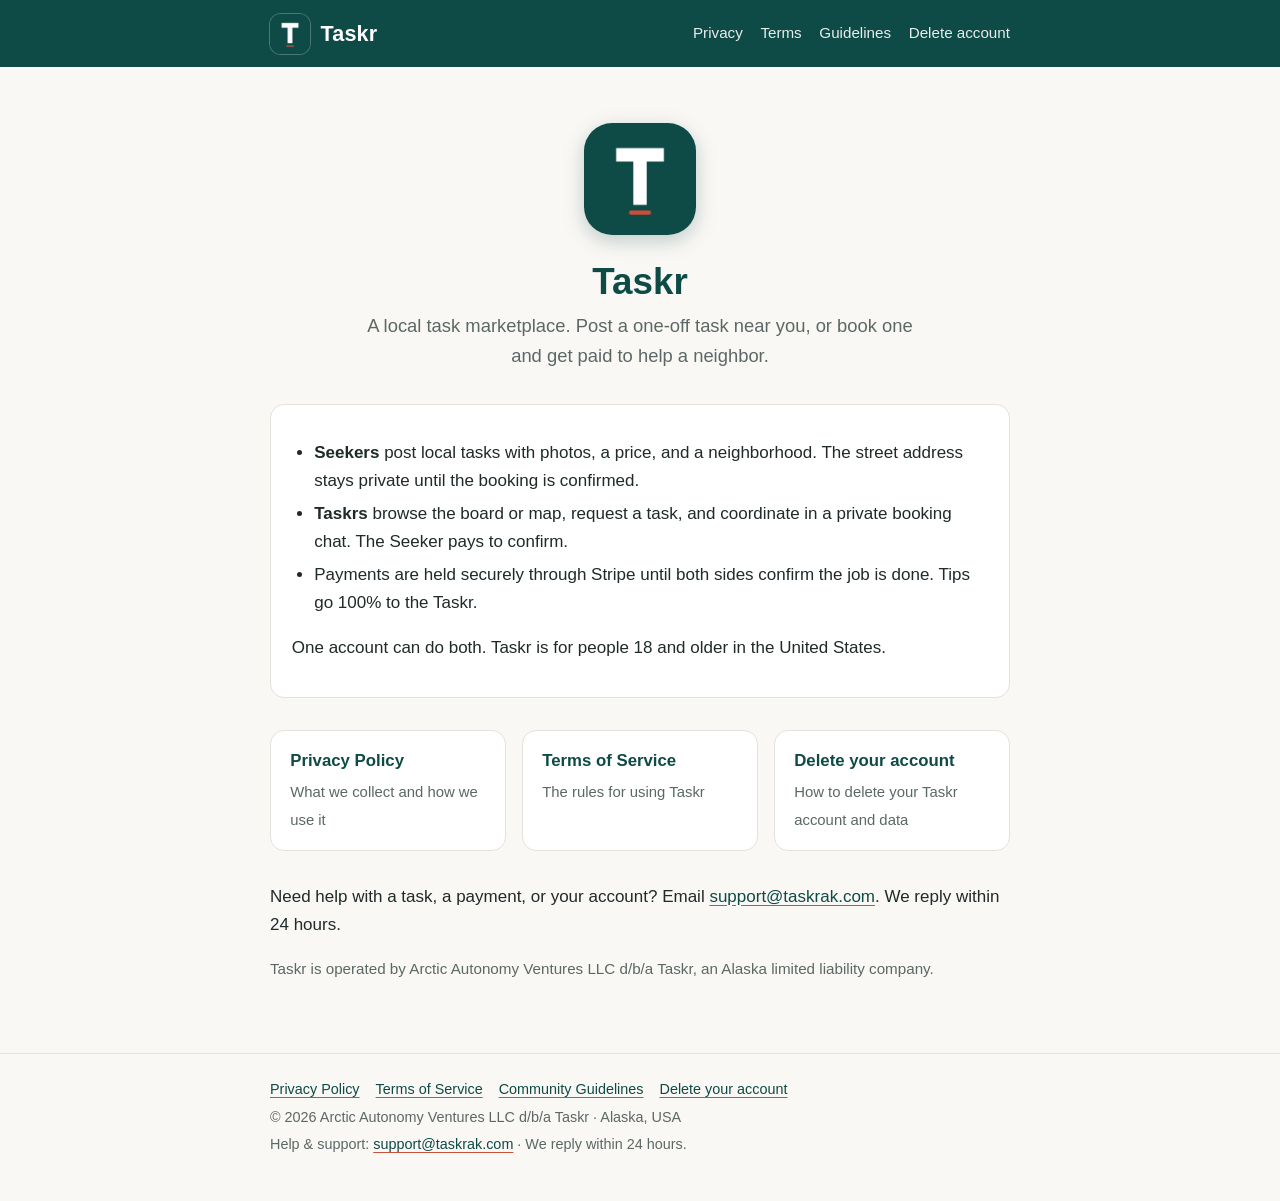
<file: index.html>
<!doctype html>
<html lang="en">
<head>
<meta charset="utf-8">
<meta name="viewport" content="width=device-width, initial-scale=1">
<title>Taskr: local task marketplace</title>
<meta name="description" content="Taskr is a local task marketplace: post a one-off task near you, or book one and get paid to help a neighbor.">
<link rel="canonical" href="https://taskrak.com/">
<meta name="theme-color" content="#0E4A46">
<link rel="icon" href="favicon.ico" sizes="any">
<link rel="icon" type="image/png" sizes="32x32" href="assets/favicon-32.png">
<link rel="apple-touch-icon" href="assets/apple-touch-icon.png">
<link rel="stylesheet" href="assets/style.css">
</head>
<body>
<a class="skip" href="#main">Skip to content</a>
<header class="site-header">
  <div class="wrap">
    <a class="brand" href="./"><img src="assets/logo-96.png" alt="" width="40" height="40">Taskr</a>
    <nav class="site-nav" aria-label="Site"><a href="privacy/">Privacy</a><a href="terms/">Terms</a><a href="guidelines/">Guidelines</a><a href="delete-account/">Delete account</a></nav>
  </div>
</header>
<main id="main">
  <div class="wrap">

<section class="hero">
  <img src="assets/taskr-icon-512.png" alt="Taskr logo" width="112" height="112">
  <h1>Taskr</h1>
  <p class="lead">A local task marketplace. Post a one-off task near you, or book one and get paid to help a neighbor.</p>
</section>
<div class="card">
  <ul>
    <li><strong>Seekers</strong> post local tasks with photos, a price, and a neighborhood. The street address stays private until the booking is confirmed.</li>
    <li><strong>Taskrs</strong> browse the board or map, request a task, and coordinate in a private booking chat. The Seeker pays to confirm.</li>
    <li>Payments are held securely through Stripe until both sides confirm the job is done. Tips go 100% to the Taskr.</li>
  </ul>
  <p>One account can do both. Taskr is for people 18 and older in the United States.</p>
</div>
<div class="links">
  <a href="privacy/"><strong>Privacy Policy</strong><span>What we collect and how we use it</span></a>
  <a href="terms/"><strong>Terms of Service</strong><span>The rules for using Taskr</span></a>
  <a href="delete-account/"><strong>Delete your account</strong><span>How to delete your Taskr account and data</span></a>
</div>
<p>Need help with a task, a payment, or your account? Email <a href="mailto:support@taskrak.com">support@taskrak.com</a>. We reply within 24 hours.</p>
<p class="meta">Taskr is operated by Arctic Autonomy Ventures LLC d/b/a Taskr, an Alaska limited liability company.</p>

  </div>
</main>
<footer class="site-footer">
  <div class="wrap">
    <nav aria-label="Footer"><a href="privacy/">Privacy Policy</a><a href="terms/">Terms of Service</a><a href="guidelines/">Community Guidelines</a><a href="delete-account/">Delete your account</a></nav>
    <p>&copy; 2026 Arctic Autonomy Ventures LLC d/b/a Taskr &middot; Alaska, USA</p>
    <p>Help &amp; support: <a href="mailto:support@taskrak.com">support@taskrak.com</a> &middot; We reply within 24 hours.</p>
  </div>
</footer>
</body>
</html>
</file>
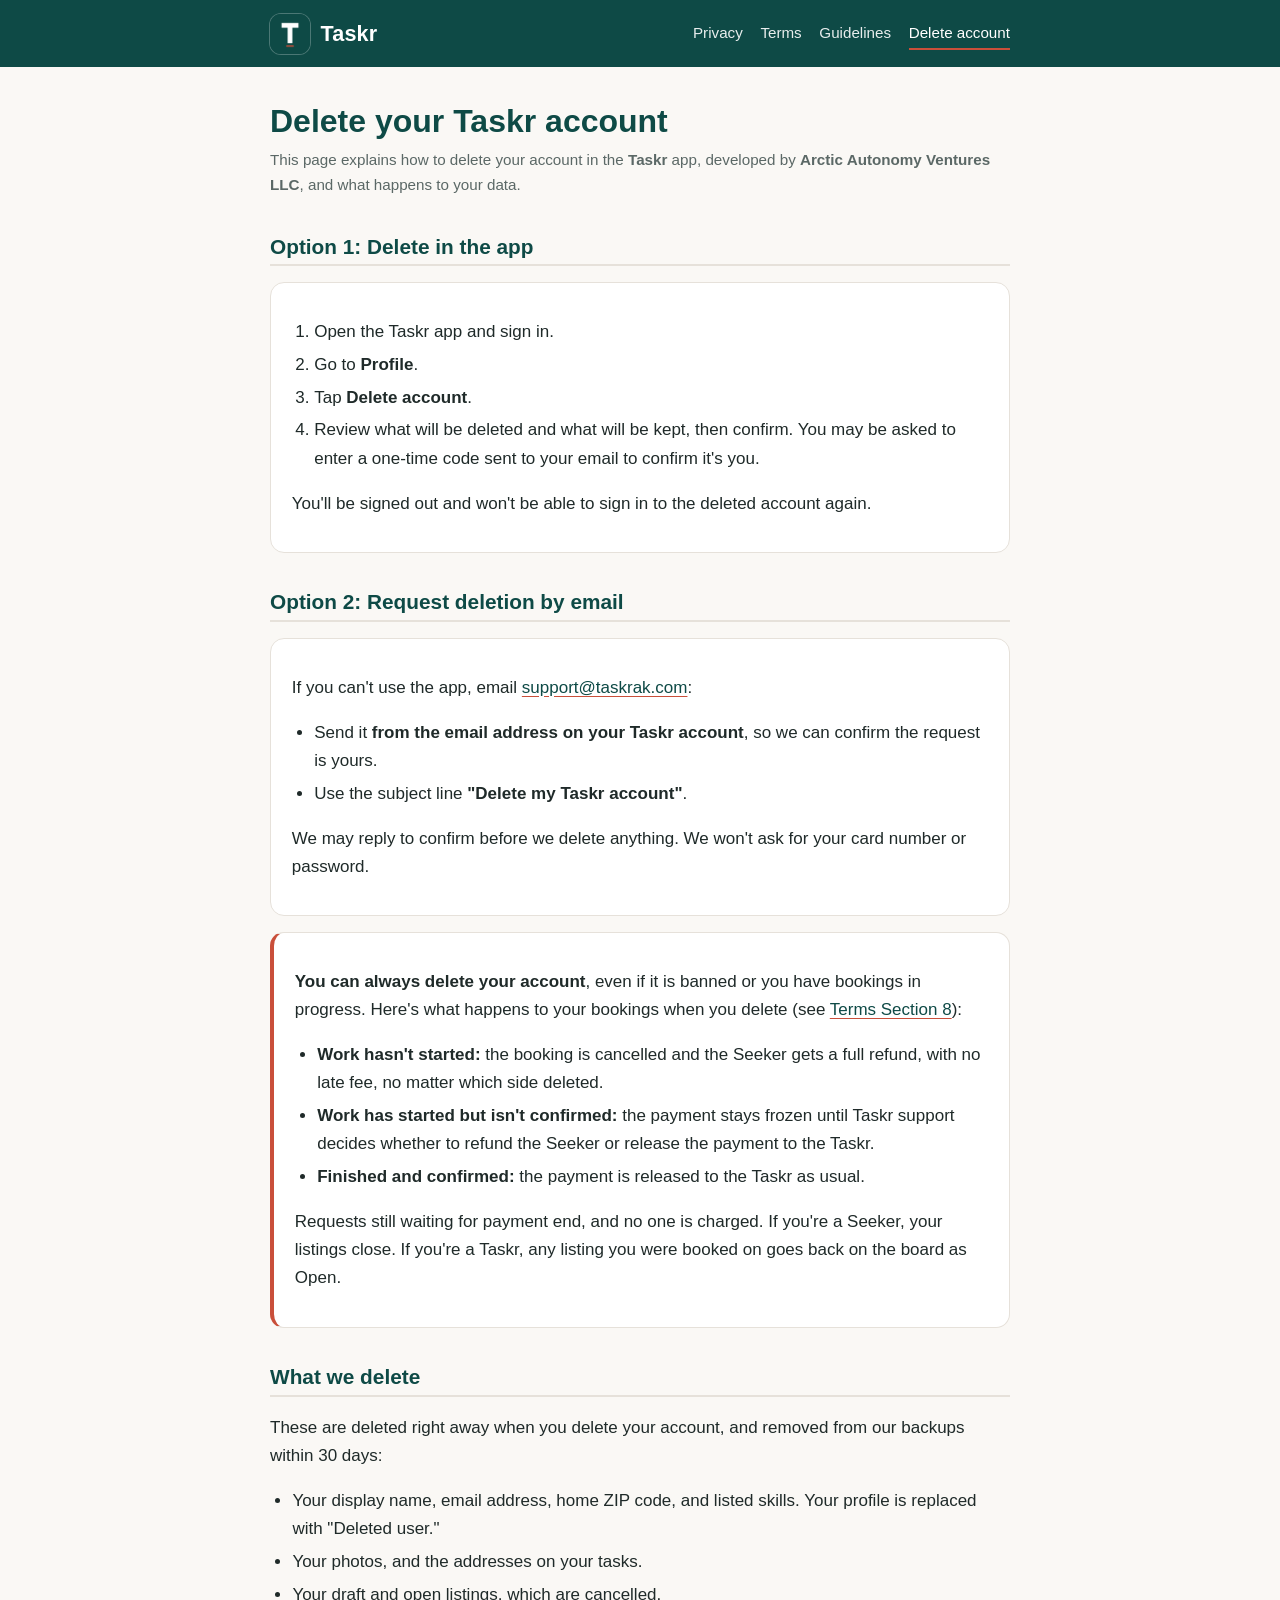
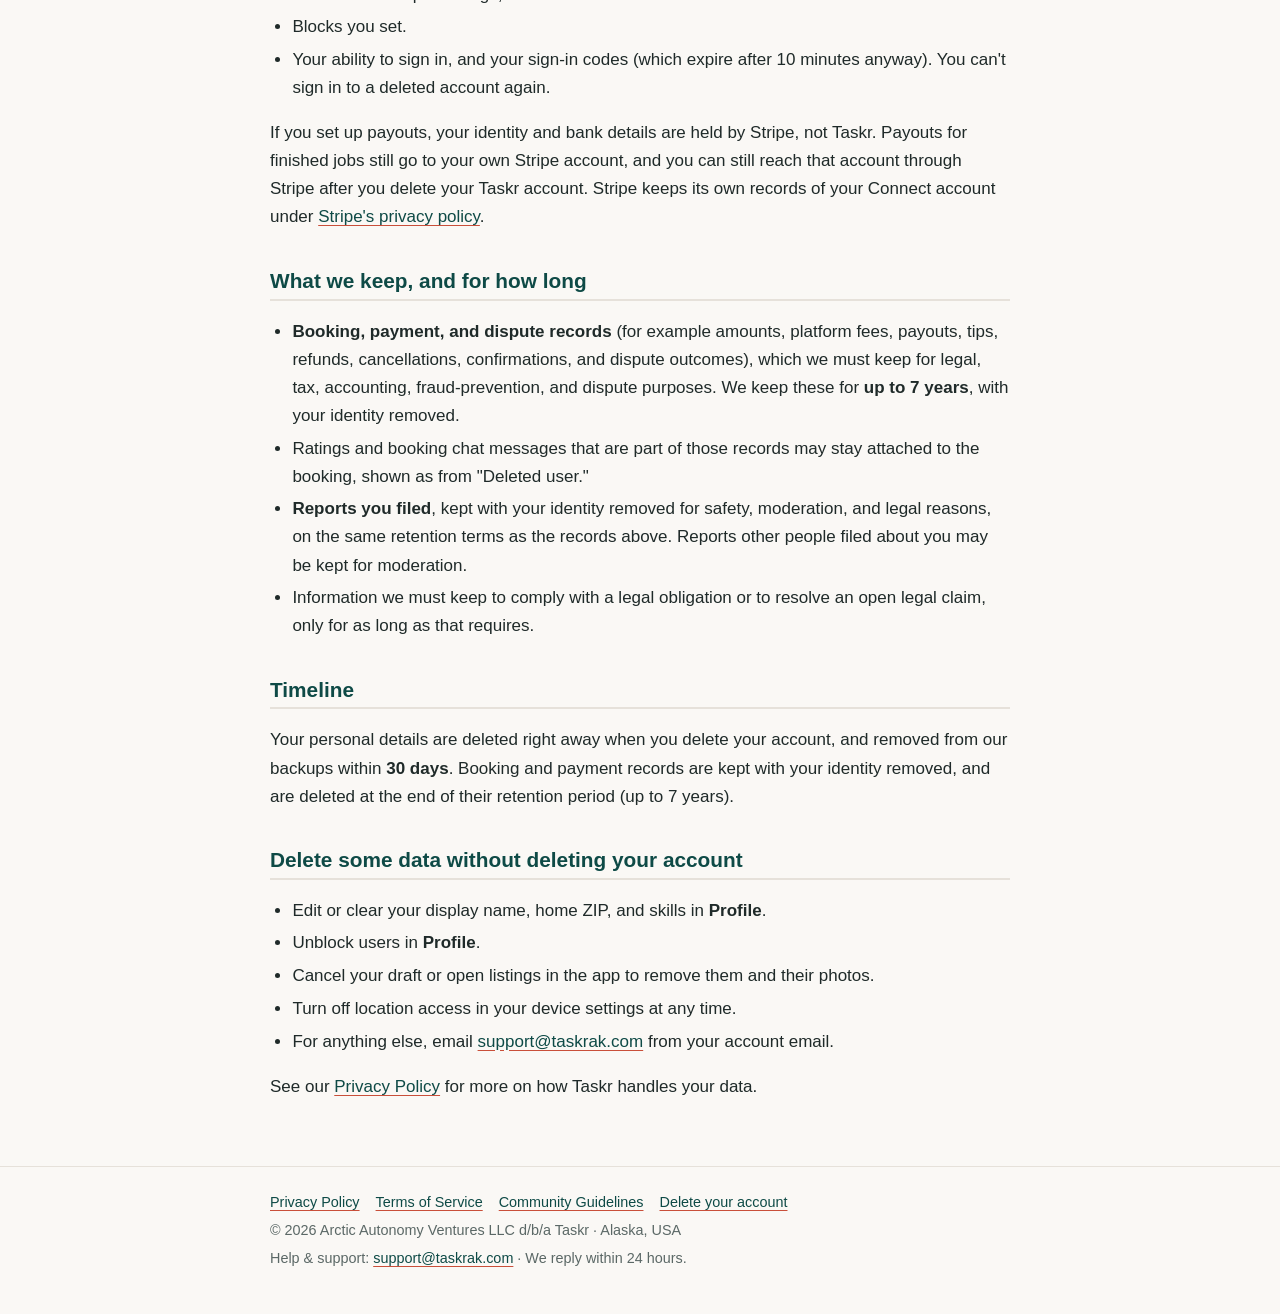
<file: delete-account/index.html>
<!doctype html>
<html lang="en">
<head>
<meta charset="utf-8">
<meta name="viewport" content="width=device-width, initial-scale=1">
<title>Delete your account | Taskr</title>
<meta name="description" content="How to delete your Taskr account and what happens to your data.">
<link rel="canonical" href="https://taskrak.com/delete-account">
<meta name="theme-color" content="#0E4A46">
<link rel="icon" href="../favicon.ico" sizes="any">
<link rel="icon" type="image/png" sizes="32x32" href="../assets/favicon-32.png">
<link rel="apple-touch-icon" href="../assets/apple-touch-icon.png">
<link rel="stylesheet" href="../assets/style.css">
</head>
<body>
<a class="skip" href="#main">Skip to content</a>
<header class="site-header">
  <div class="wrap">
    <a class="brand" href="../"><img src="../assets/logo-96.png" alt="" width="40" height="40">Taskr</a>
    <nav class="site-nav" aria-label="Site"><a href="../privacy/">Privacy</a><a href="../terms/">Terms</a><a href="../guidelines/">Guidelines</a><a href="../delete-account/" aria-current="page">Delete account</a></nav>
  </div>
</header>
<main id="main">
  <div class="wrap">

<h1>Delete your Taskr account</h1>
<p class="meta">This page explains how to delete your account in the <strong>Taskr</strong> app, developed by <strong>Arctic Autonomy Ventures LLC</strong>, and what happens to your data.</p>

<h2>Option 1: Delete in the app</h2>
<div class="card">
<ol>
  <li>Open the Taskr app and sign in.</li>
  <li>Go to <strong>Profile</strong>.</li>
  <li>Tap <strong>Delete account</strong>.</li>
  <li>Review what will be deleted and what will be kept, then confirm. You may be asked to enter a one-time code sent to your email to confirm it's you.</li>
</ol>
<p>You'll be signed out and won't be able to sign in to the deleted account again.</p>
</div>

<h2>Option 2: Request deletion by email</h2>
<div class="card">
<p>If you can't use the app, email <a href="mailto:support@taskrak.com?subject=Delete%20my%20Taskr%20account">support@taskrak.com</a>:</p>
<ul>
  <li>Send it <strong>from the email address on your Taskr account</strong>, so we can confirm the request is yours.</li>
  <li>Use the subject line <strong>"Delete my Taskr account"</strong>.</li>
</ul>
<p>We may reply to confirm before we delete anything. We won't ask for your card number or password.</p>
</div>

<div class="card callout">
<p><strong>You can always delete your account</strong>, even if it is banned or you have bookings in progress. Here's what happens to your bookings when you delete (see <a href="../terms/">Terms Section 8</a>):</p>
<ul>
  <li><strong>Work hasn't started:</strong> the booking is cancelled and the Seeker gets a full refund, with no late fee, no matter which side deleted.</li>
  <li><strong>Work has started but isn't confirmed:</strong> the payment stays frozen until Taskr support decides whether to refund the Seeker or release the payment to the Taskr.</li>
  <li><strong>Finished and confirmed:</strong> the payment is released to the Taskr as usual.</li>
</ul>
<p>Requests still waiting for payment end, and no one is charged. If you're a Seeker, your listings close. If you're a Taskr, any listing you were booked on goes back on the board as Open.</p>
</div>

<h2>What we delete</h2>
<p>These are deleted right away when you delete your account, and removed from our backups within 30 days:</p>
<ul>
  <li>Your display name, email address, home ZIP code, and listed skills. Your profile is replaced with "Deleted user."</li>
  <li>Your photos, and the addresses on your tasks.</li>
  <li>Your draft and open listings, which are cancelled.</li>
  <li>Blocks you set.</li>
  <li>Your ability to sign in, and your sign-in codes (which expire after 10 minutes anyway). You can't sign in to a deleted account again.</li>
</ul>
<p>If you set up payouts, your identity and bank details are held by Stripe, not Taskr. Payouts for finished jobs still go to your own Stripe account, and you can still reach that account through Stripe after you delete your Taskr account. Stripe keeps its own records of your Connect account under <a href="https://stripe.com/privacy" rel="noopener">Stripe's privacy policy</a>.</p>

<h2>What we keep, and for how long</h2>
<ul>
  <li><strong>Booking, payment, and dispute records</strong> (for example amounts, platform fees, payouts, tips, refunds, cancellations, confirmations, and dispute outcomes), which we must keep for legal, tax, accounting, fraud-prevention, and dispute purposes. We keep these for <strong>up to 7 years</strong>, with your identity removed.</li>
  <li>Ratings and booking chat messages that are part of those records may stay attached to the booking, shown as from "Deleted user."</li>
  <li><strong>Reports you filed</strong>, kept with your identity removed for safety, moderation, and legal reasons, on the same retention terms as the records above. Reports other people filed about you may be kept for moderation.</li>
  <li>Information we must keep to comply with a legal obligation or to resolve an open legal claim, only for as long as that requires.</li>
</ul>

<h2>Timeline</h2>
<p>Your personal details are deleted right away when you delete your account, and removed from our backups within <strong>30 days</strong>. Booking and payment records are kept with your identity removed, and are deleted at the end of their retention period (up to 7 years).</p>

<h2>Delete some data without deleting your account</h2>
<ul>
  <li>Edit or clear your display name, home ZIP, and skills in <strong>Profile</strong>.</li>
  <li>Unblock users in <strong>Profile</strong>.</li>
  <li>Cancel your draft or open listings in the app to remove them and their photos.</li>
  <li>Turn off location access in your device settings at any time.</li>
  <li>For anything else, email <a href="mailto:support@taskrak.com">support@taskrak.com</a> from your account email.</li>
</ul>

<p>See our <a href="../privacy/">Privacy Policy</a> for more on how Taskr handles your data.</p>

  </div>
</main>
<footer class="site-footer">
  <div class="wrap">
    <nav aria-label="Footer"><a href="../privacy/">Privacy Policy</a><a href="../terms/">Terms of Service</a><a href="../guidelines/">Community Guidelines</a><a href="../delete-account/">Delete your account</a></nav>
    <p>&copy; 2026 Arctic Autonomy Ventures LLC d/b/a Taskr &middot; Alaska, USA</p>
    <p>Help &amp; support: <a href="mailto:support@taskrak.com">support@taskrak.com</a> &middot; We reply within 24 hours.</p>
  </div>
</footer>
</body>
</html>
</file>
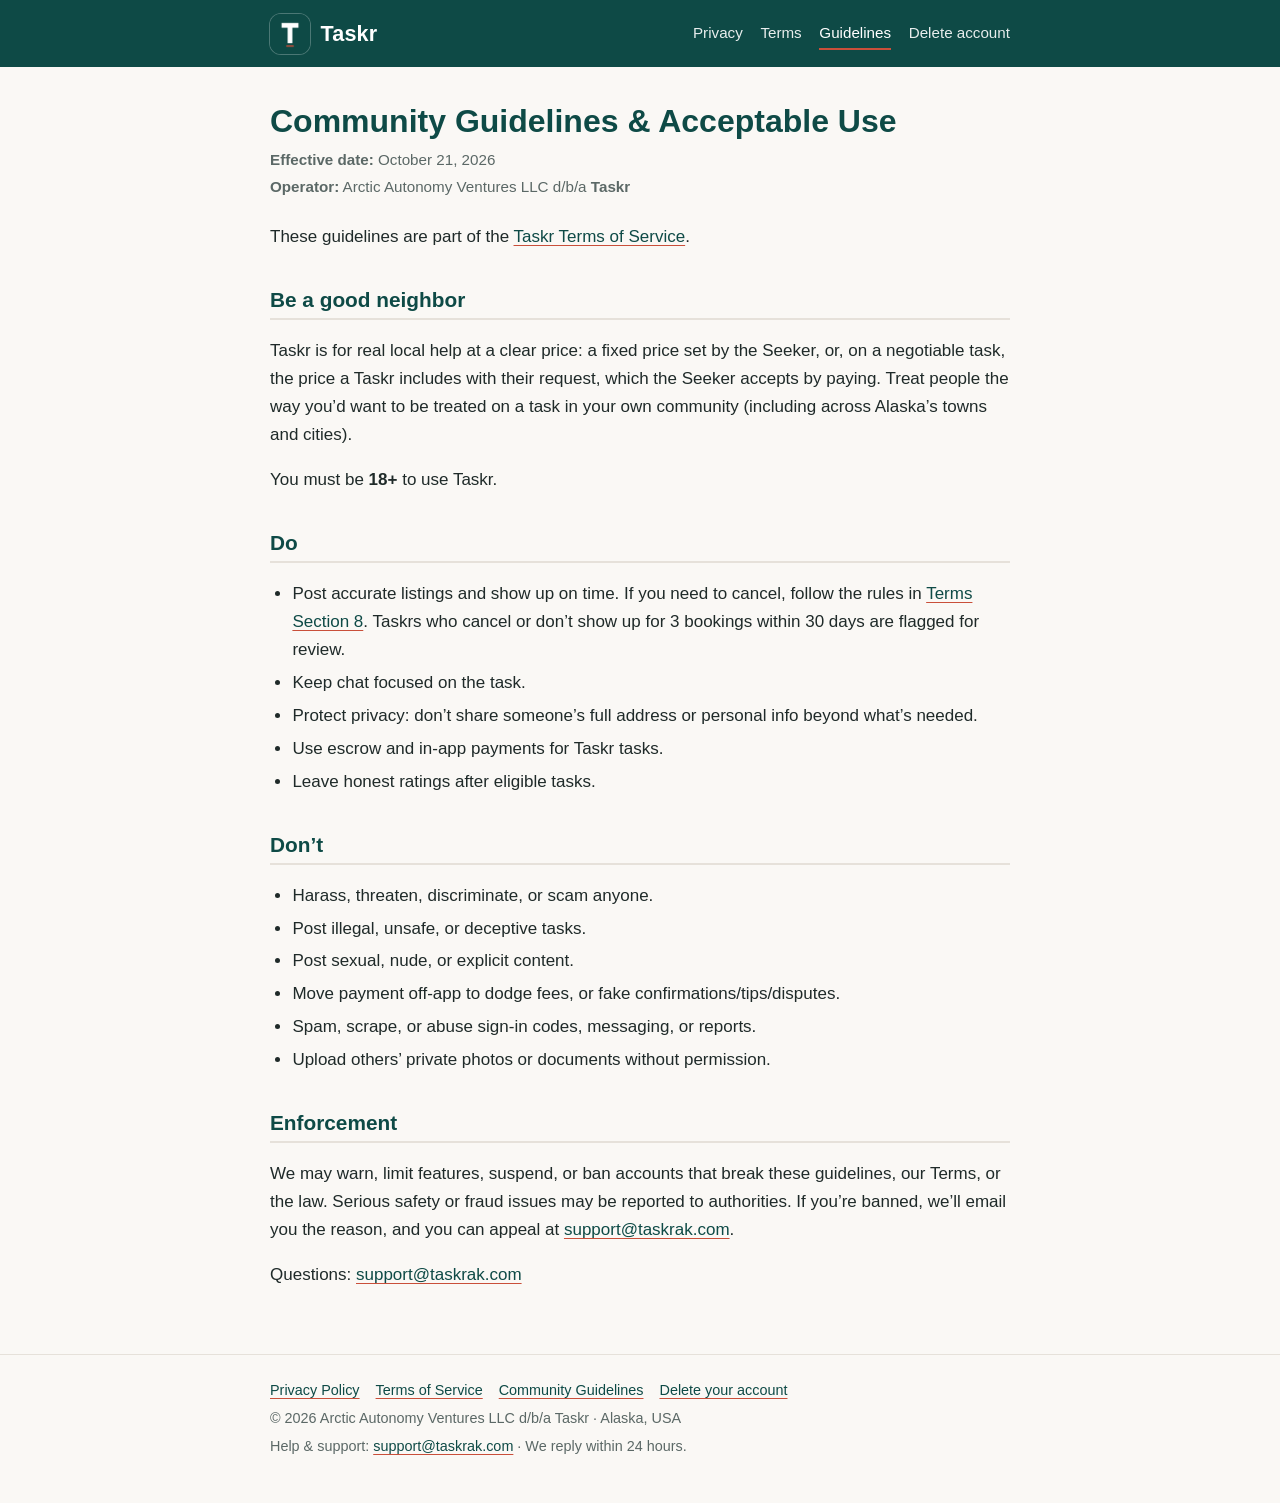
<file: guidelines/index.html>
<!doctype html>
<html lang="en">
<head>
<meta charset="utf-8">
<meta name="viewport" content="width=device-width, initial-scale=1">
<title>Community Guidelines | Taskr</title>
<meta name="description" content="Taskr Community Guidelines and Acceptable Use.">
<link rel="canonical" href="https://taskrak.com/guidelines">
<meta name="theme-color" content="#0E4A46">
<link rel="icon" href="../favicon.ico" sizes="any">
<link rel="icon" type="image/png" sizes="32x32" href="../assets/favicon-32.png">
<link rel="apple-touch-icon" href="../assets/apple-touch-icon.png">
<link rel="stylesheet" href="../assets/style.css">
</head>
<body>
<a class="skip" href="#main">Skip to content</a>
<header class="site-header">
  <div class="wrap">
    <a class="brand" href="../"><img src="../assets/logo-96.png" alt="" width="40" height="40">Taskr</a>
    <nav class="site-nav" aria-label="Site"><a href="../privacy/">Privacy</a><a href="../terms/">Terms</a><a href="../guidelines/" aria-current="page">Guidelines</a><a href="../delete-account/">Delete account</a></nav>
  </div>
</header>
<main id="main">
  <div class="wrap">

<h1>Community Guidelines &amp; Acceptable Use</h1>
<div class="meta">
  <p><strong>Effective date:</strong> October 21, 2026</p>
  <p><strong>Operator:</strong> Arctic Autonomy Ventures LLC d/b/a <strong>Taskr</strong></p>
</div>
<p>These guidelines are part of the <a href="../terms/">Taskr Terms of Service</a>.</p>

<h2>Be a good neighbor</h2>
<p>Taskr is for real local help at a clear price: a fixed price set by the Seeker, or, on a negotiable task, the price a Taskr includes with their request, which the Seeker accepts by paying. Treat people the way you&rsquo;d want to be treated on a task in your own community (including across Alaska&rsquo;s towns and cities).</p>
<p>You must be <strong>18+</strong> to use Taskr.</p>

<h2>Do</h2>
<ul>
  <li>Post accurate listings and show up on time. If you need to cancel, follow the rules in <a href="../terms/">Terms Section 8</a>. Taskrs who cancel or don&rsquo;t show up for 3 bookings within 30 days are flagged for review.</li>
  <li>Keep chat focused on the task.</li>
  <li>Protect privacy: don&rsquo;t share someone&rsquo;s full address or personal info beyond what&rsquo;s needed.</li>
  <li>Use escrow and in-app payments for Taskr tasks.</li>
  <li>Leave honest ratings after eligible tasks.</li>
</ul>

<h2>Don&rsquo;t</h2>
<ul>
  <li>Harass, threaten, discriminate, or scam anyone.</li>
  <li>Post illegal, unsafe, or deceptive tasks.</li>
  <li>Post sexual, nude, or explicit content.</li>
  <li>Move payment off-app to dodge fees, or fake confirmations/tips/disputes.</li>
  <li>Spam, scrape, or abuse sign-in codes, messaging, or reports.</li>
  <li>Upload others&rsquo; private photos or documents without permission.</li>
</ul>

<h2>Enforcement</h2>
<p>We may warn, limit features, suspend, or ban accounts that break these guidelines, our Terms, or the law. Serious safety or fraud issues may be reported to authorities. If you&rsquo;re banned, we&rsquo;ll email you the reason, and you can appeal at <a href="mailto:support@taskrak.com">support@taskrak.com</a>.</p>
<p>Questions: <a href="mailto:support@taskrak.com">support@taskrak.com</a></p>

  </div>
</main>
<footer class="site-footer">
  <div class="wrap">
    <nav aria-label="Footer"><a href="../privacy/">Privacy Policy</a><a href="../terms/">Terms of Service</a><a href="../guidelines/">Community Guidelines</a><a href="../delete-account/">Delete your account</a></nav>
    <p>&copy; 2026 Arctic Autonomy Ventures LLC d/b/a Taskr &middot; Alaska, USA</p>
    <p>Help &amp; support: <a href="mailto:support@taskrak.com">support@taskrak.com</a> &middot; We reply within 24 hours.</p>
  </div>
</footer>
</body>
</html>
</file>
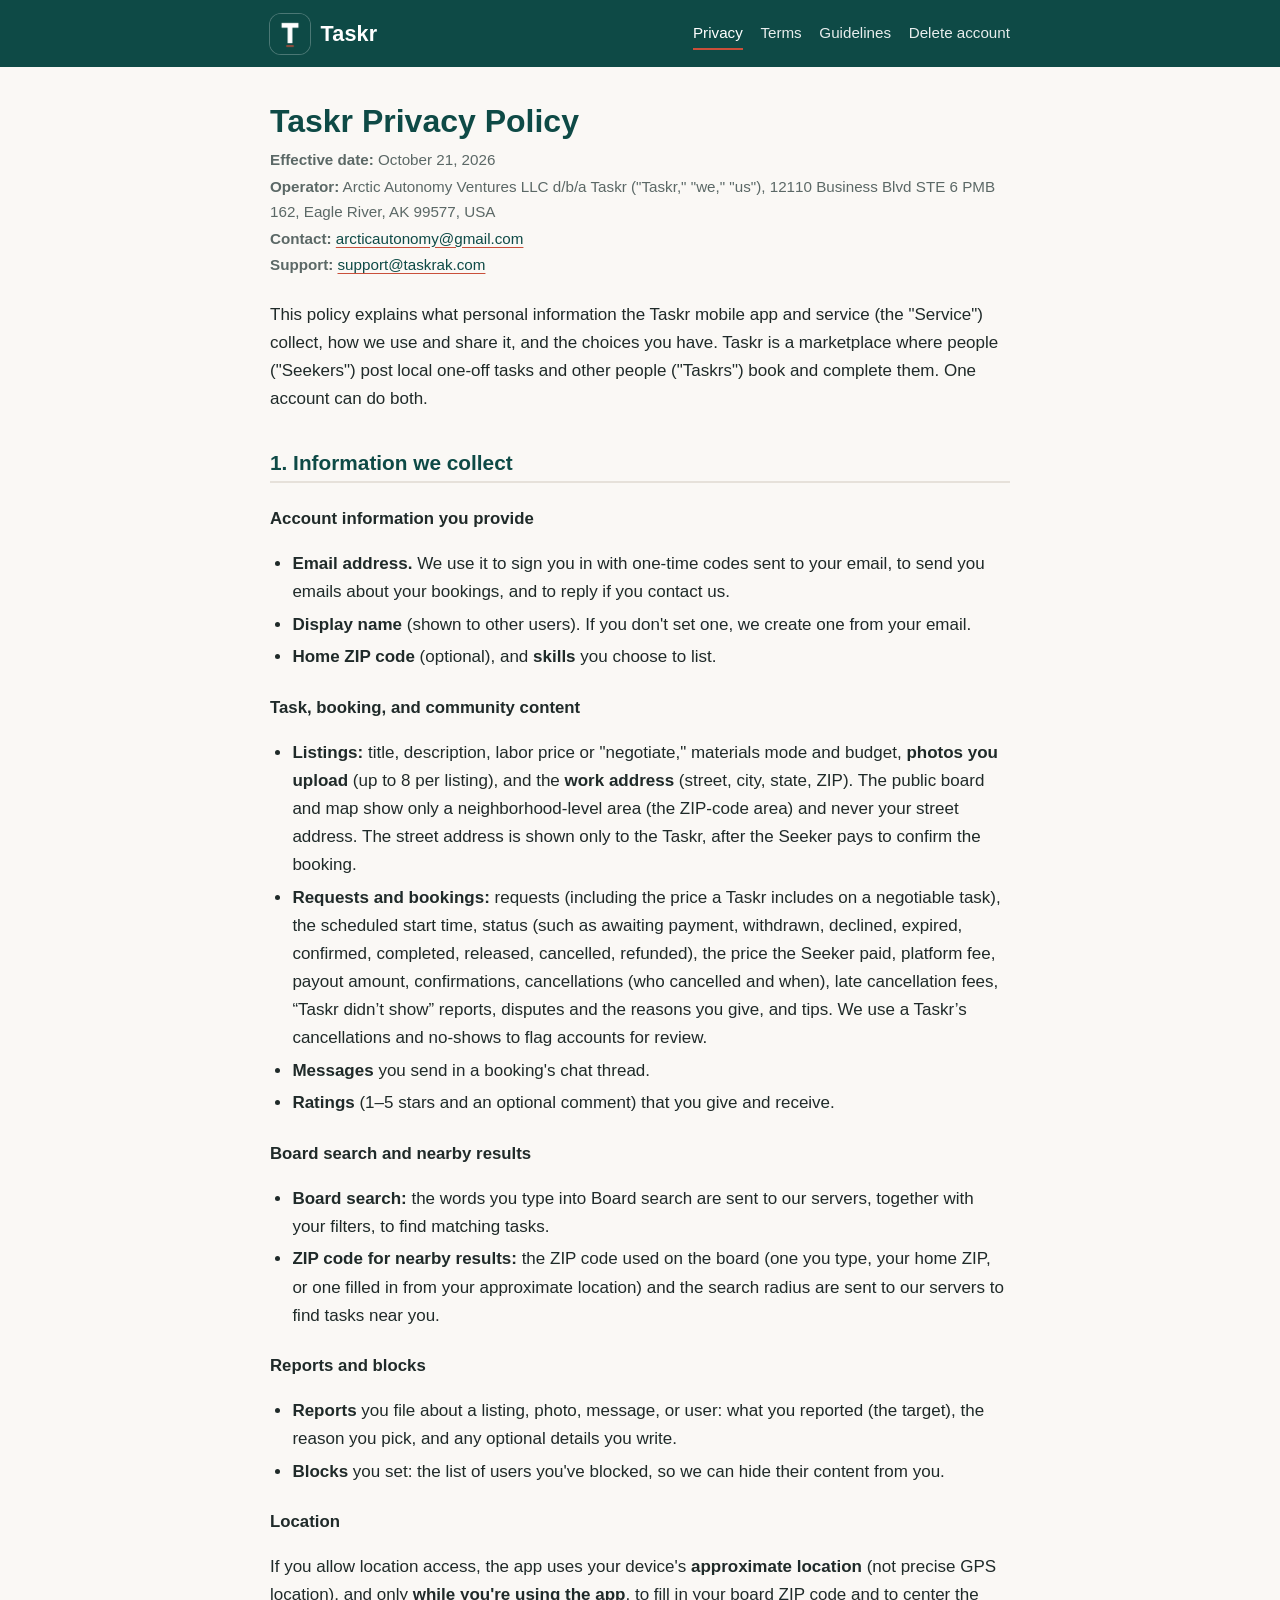
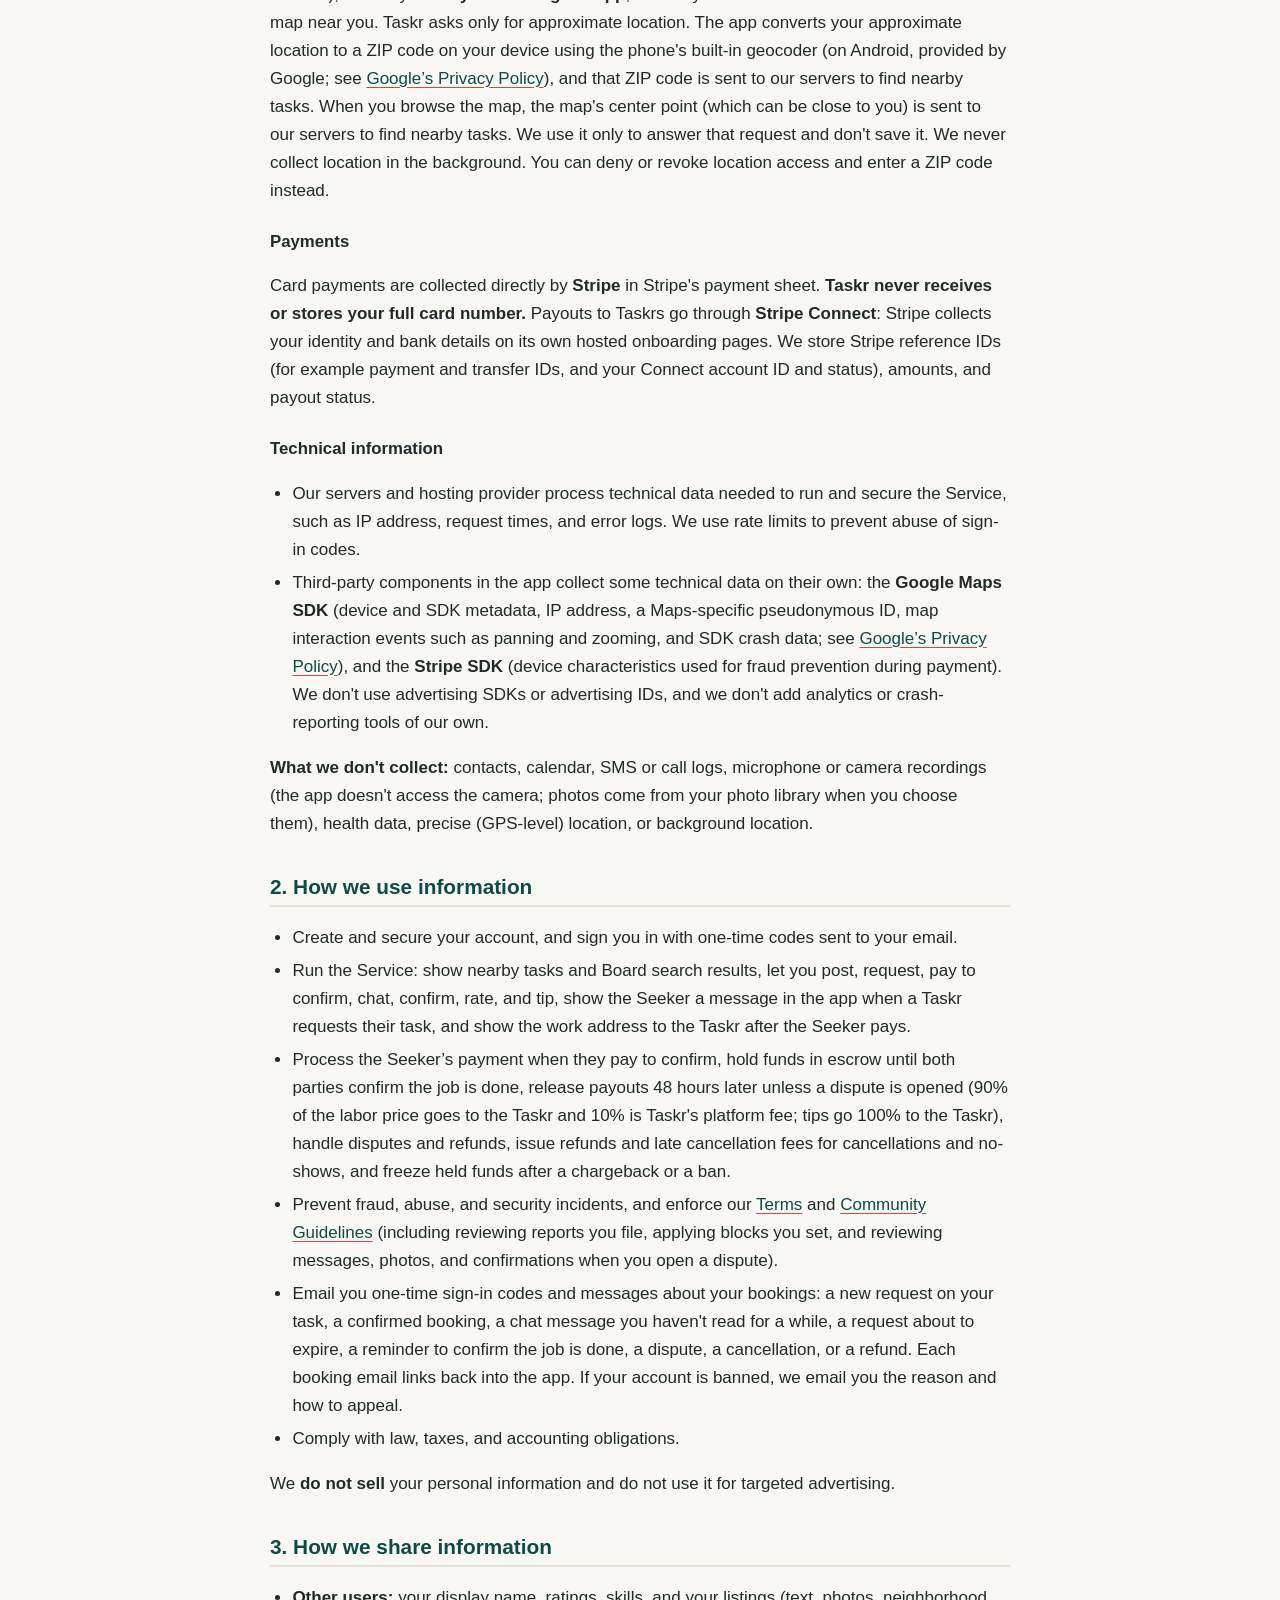
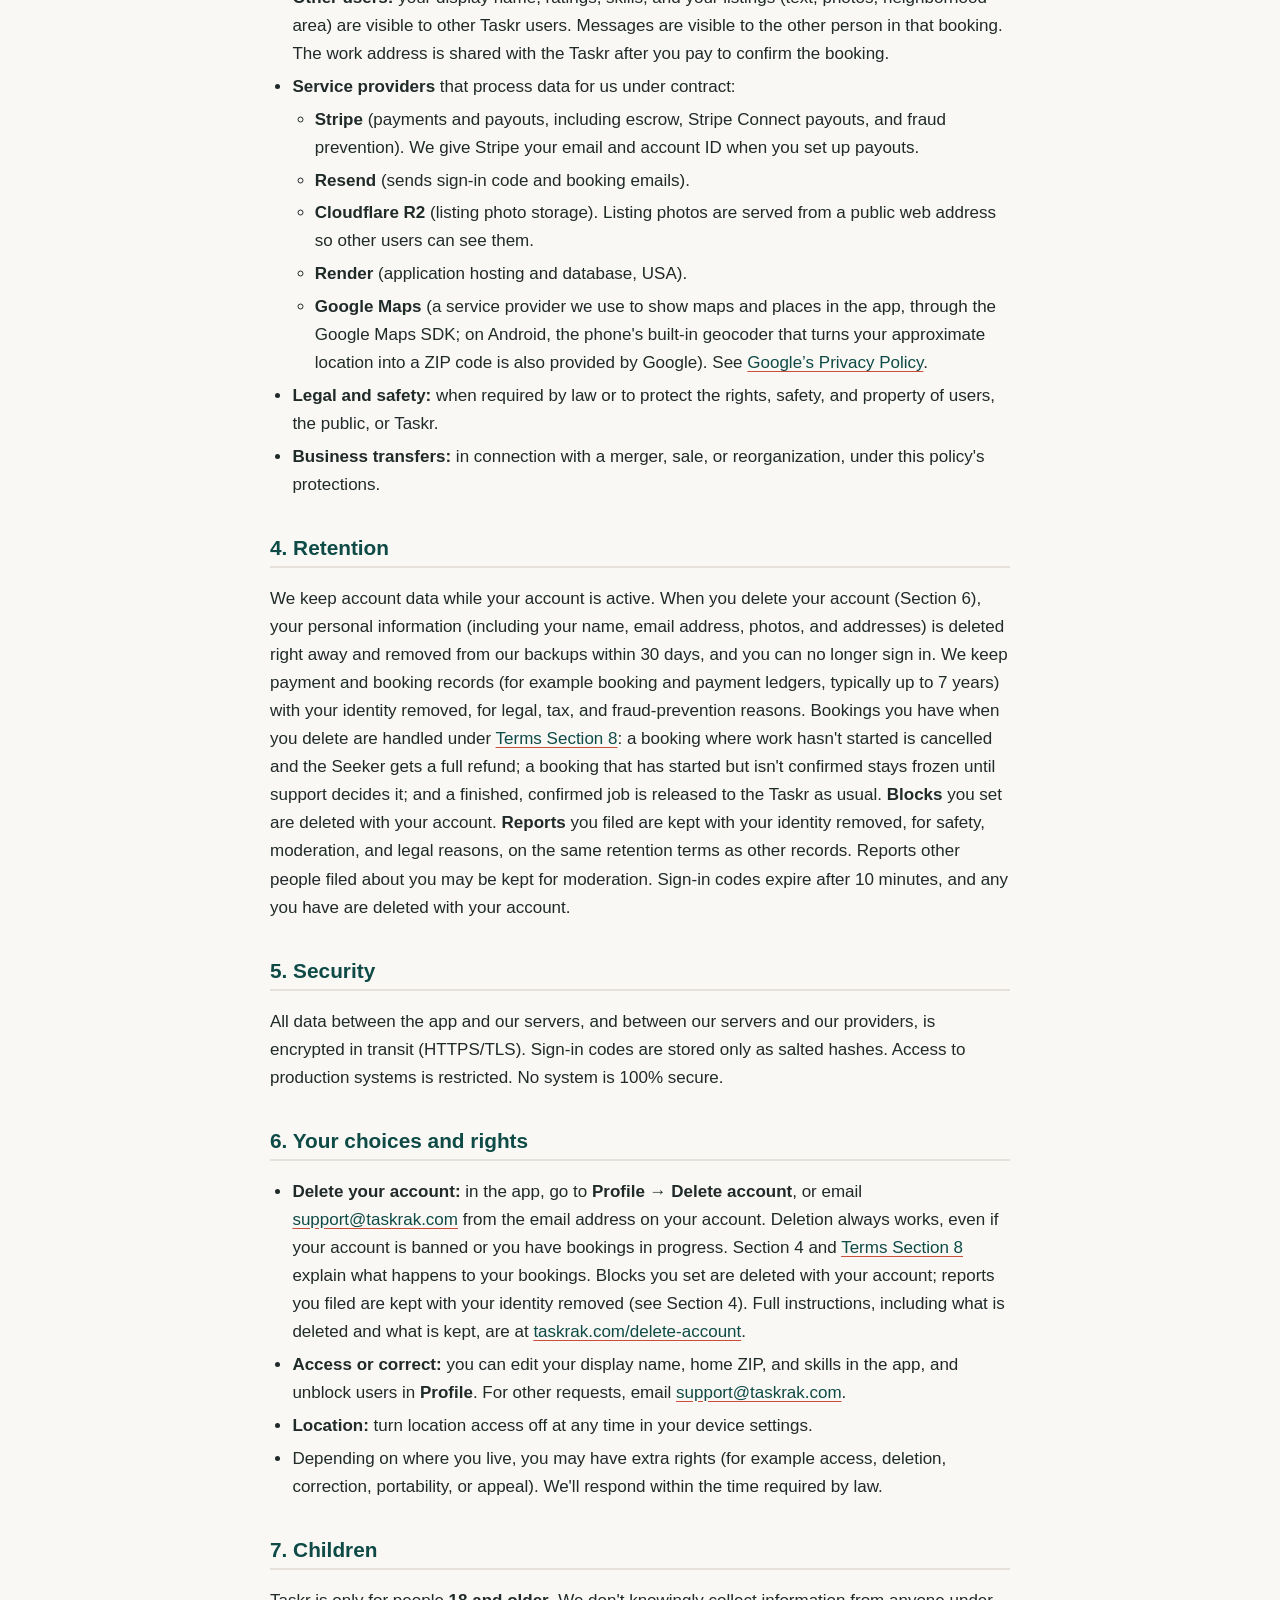
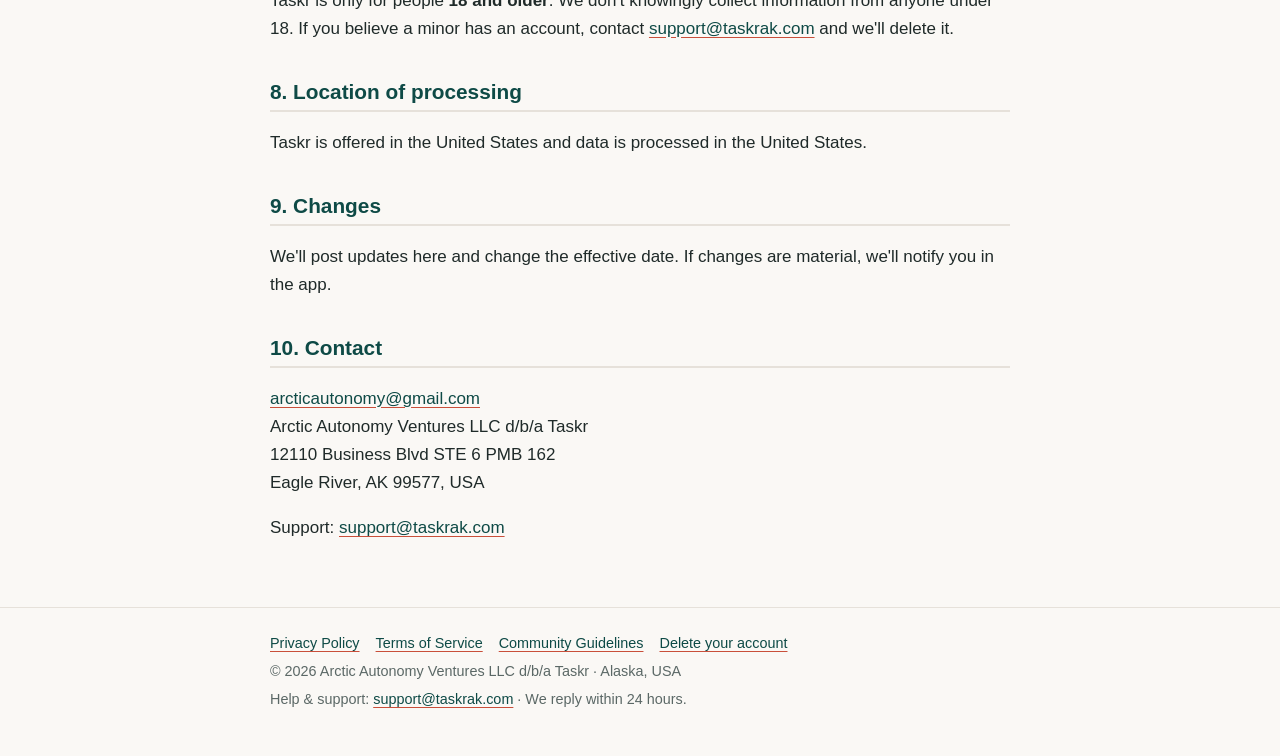
<file: privacy/index.html>
<!doctype html>
<html lang="en">
<head>
<meta charset="utf-8">
<meta name="viewport" content="width=device-width, initial-scale=1">
<title>Privacy Policy | Taskr</title>
<meta name="description" content="Taskr Privacy Policy: what the Taskr app collects, how we use and share it, and your choices.">
<link rel="canonical" href="https://taskrak.com/privacy">
<meta name="theme-color" content="#0E4A46">
<link rel="icon" href="../favicon.ico" sizes="any">
<link rel="icon" type="image/png" sizes="32x32" href="../assets/favicon-32.png">
<link rel="apple-touch-icon" href="../assets/apple-touch-icon.png">
<link rel="stylesheet" href="../assets/style.css">
</head>
<body>
<a class="skip" href="#main">Skip to content</a>
<header class="site-header">
  <div class="wrap">
    <a class="brand" href="../"><img src="../assets/logo-96.png" alt="" width="40" height="40">Taskr</a>
    <nav class="site-nav" aria-label="Site"><a href="../privacy/" aria-current="page">Privacy</a><a href="../terms/">Terms</a><a href="../guidelines/">Guidelines</a><a href="../delete-account/">Delete account</a></nav>
  </div>
</header>
<main id="main">
  <div class="wrap">

<h1>Taskr Privacy Policy</h1>
<div class="meta">
  <p><strong>Effective date:</strong> October 21, 2026</p>
  <p><strong>Operator:</strong> Arctic Autonomy Ventures LLC d/b/a Taskr ("Taskr," "we," "us"), 12110 Business Blvd STE 6 PMB 162, Eagle River, AK 99577, USA</p>
  <p><strong>Contact:</strong> <a href="mailto:arcticautonomy@gmail.com">arcticautonomy@gmail.com</a></p>
  <p><strong>Support:</strong> <a href="mailto:support@taskrak.com">support@taskrak.com</a></p>
</div>

<p>This policy explains what personal information the Taskr mobile app and service (the "Service") collect, how we use and share it, and the choices you have. Taskr is a marketplace where people ("Seekers") post local one-off tasks and other people ("Taskrs") book and complete them. One account can do both.</p>

<h2>1. Information we collect</h2>
<h3>Account information you provide</h3>
<ul>
  <li><strong>Email address.</strong> We use it to sign you in with one-time codes sent to your email, to send you emails about your bookings, and to reply if you contact us.</li>
  <li><strong>Display name</strong> (shown to other users). If you don't set one, we create one from your email.</li>
  <li><strong>Home ZIP code</strong> (optional), and <strong>skills</strong> you choose to list.</li>
</ul>
<h3>Task, booking, and community content</h3>
<ul>
  <li><strong>Listings:</strong> title, description, labor price or "negotiate," materials mode and budget, <strong>photos you upload</strong> (up to 8 per listing), and the <strong>work address</strong> (street, city, state, ZIP). The public board and map show only a neighborhood-level area (the ZIP-code area) and never your street address. The street address is shown only to the Taskr, after the Seeker pays to confirm the booking.</li>
  <li><strong>Requests and bookings:</strong> requests (including the price a Taskr includes on a negotiable task), the scheduled start time, status (such as awaiting payment, withdrawn, declined, expired, confirmed, completed, released, cancelled, refunded), the price the Seeker paid, platform fee, payout amount, confirmations, cancellations (who cancelled and when), late cancellation fees, &ldquo;Taskr didn&rsquo;t show&rdquo; reports, disputes and the reasons you give, and tips. We use a Taskr&rsquo;s cancellations and no-shows to flag accounts for review.</li>
  <li><strong>Messages</strong> you send in a booking's chat thread.</li>
  <li><strong>Ratings</strong> (1&ndash;5 stars and an optional comment) that you give and receive.</li>
</ul>
<h3>Board search and nearby results</h3>
<ul>
  <li><strong>Board search:</strong> the words you type into Board search are sent to our servers, together with your filters, to find matching tasks.</li>
  <li><strong>ZIP code for nearby results:</strong> the ZIP code used on the board (one you type, your home ZIP, or one filled in from your approximate location) and the search radius are sent to our servers to find tasks near you.</li>
</ul>
<h3>Reports and blocks</h3>
<ul>
  <li><strong>Reports</strong> you file about a listing, photo, message, or user: what you reported (the target), the reason you pick, and any optional details you write.</li>
  <li><strong>Blocks</strong> you set: the list of users you've blocked, so we can hide their content from you.</li>
</ul>
<h3>Location</h3>
<p>If you allow location access, the app uses your device's <strong>approximate location</strong> (not precise GPS location), and only <strong>while you're using the app</strong>, to fill in your board ZIP code and to center the map near you. Taskr asks only for approximate location. The app converts your approximate location to a ZIP code on your device using the phone's built-in geocoder (on Android, provided by Google; see <a href="https://policies.google.com/privacy" rel="noopener">Google&rsquo;s Privacy Policy</a>), and that ZIP code is sent to our servers to find nearby tasks. When you browse the map, the map's center point (which can be close to you) is sent to our servers to find nearby tasks. We use it only to answer that request and don't save it. We never collect location in the background. You can deny or revoke location access and enter a ZIP code instead.</p>
<h3>Payments</h3>
<p>Card payments are collected directly by <strong>Stripe</strong> in Stripe's payment sheet. <strong>Taskr never receives or stores your full card number.</strong> Payouts to Taskrs go through <strong>Stripe Connect</strong>: Stripe collects your identity and bank details on its own hosted onboarding pages. We store Stripe reference IDs (for example payment and transfer IDs, and your Connect account ID and status), amounts, and payout status.</p>
<h3>Technical information</h3>
<ul>
  <li>Our servers and hosting provider process technical data needed to run and secure the Service, such as IP address, request times, and error logs. We use rate limits to prevent abuse of sign-in codes.</li>
  <li>Third-party components in the app collect some technical data on their own: the <strong>Google Maps SDK</strong> (device and SDK metadata, IP address, a Maps-specific pseudonymous ID, map interaction events such as panning and zooming, and SDK crash data; see <a href="https://policies.google.com/privacy" rel="noopener">Google&rsquo;s Privacy Policy</a>), and the <strong>Stripe SDK</strong> (device characteristics used for fraud prevention during payment). We don't use advertising SDKs or advertising IDs, and we don't add analytics or crash-reporting tools of our own.</li>
</ul>
<p><strong>What we don't collect:</strong> contacts, calendar, SMS or call logs, microphone or camera recordings (the app doesn't access the camera; photos come from your photo library when you choose them), health data, precise (GPS-level) location, or background location.</p>

<h2>2. How we use information</h2>
<ul>
  <li>Create and secure your account, and sign you in with one-time codes sent to your email.</li>
  <li>Run the Service: show nearby tasks and Board search results, let you post, request, pay to confirm, chat, confirm, rate, and tip, show the Seeker a message in the app when a Taskr requests their task, and show the work address to the Taskr after the Seeker pays.</li>
  <li>Process the Seeker&rsquo;s payment when they pay to confirm, hold funds in escrow until both parties confirm the job is done, release payouts 48 hours later unless a dispute is opened (90% of the labor price goes to the Taskr and 10% is Taskr's platform fee; tips go 100% to the Taskr), handle disputes and refunds, issue refunds and late cancellation fees for cancellations and no-shows, and freeze held funds after a chargeback or a ban.</li>
  <li>Prevent fraud, abuse, and security incidents, and enforce our <a href="../terms/">Terms</a> and <a href="../guidelines/">Community Guidelines</a> (including reviewing reports you file, applying blocks you set, and reviewing messages, photos, and confirmations when you open a dispute).</li>
  <li>Email you one-time sign-in codes and messages about your bookings: a new request on your task, a confirmed booking, a chat message you haven't read for a while, a request about to expire, a reminder to confirm the job is done, a dispute, a cancellation, or a refund. Each booking email links back into the app. If your account is banned, we email you the reason and how to appeal.</li>
  <li>Comply with law, taxes, and accounting obligations.</li>
</ul>
<p>We <strong>do not sell</strong> your personal information and do not use it for targeted advertising.</p>

<h2>3. How we share information</h2>
<ul>
  <li><strong>Other users:</strong> your display name, ratings, skills, and your listings (text, photos, neighborhood area) are visible to other Taskr users. Messages are visible to the other person in that booking. The work address is shared with the Taskr after you pay to confirm the booking.</li>
  <li><strong>Service providers</strong> that process data for us under contract:
    <ul>
      <li><strong>Stripe</strong> (payments and payouts, including escrow, Stripe Connect payouts, and fraud prevention). We give Stripe your email and account ID when you set up payouts.</li>
      <li><strong>Resend</strong> (sends sign-in code and booking emails).</li>
      <li><strong>Cloudflare R2</strong> (listing photo storage). Listing photos are served from a public web address so other users can see them.</li>
      <li><strong>Render</strong> (application hosting and database, USA).</li>
      <li><strong>Google Maps</strong> (a service provider we use to show maps and places in the app, through the Google Maps SDK; on Android, the phone's built-in geocoder that turns your approximate location into a ZIP code is also provided by Google). See <a href="https://policies.google.com/privacy" rel="noopener">Google&rsquo;s Privacy Policy</a>.</li>
    </ul>
  </li>
  <li><strong>Legal and safety:</strong> when required by law or to protect the rights, safety, and property of users, the public, or Taskr.</li>
  <li><strong>Business transfers:</strong> in connection with a merger, sale, or reorganization, under this policy's protections.</li>
</ul>

<h2>4. Retention</h2>
<p>We keep account data while your account is active. When you delete your account (Section 6), your personal information (including your name, email address, photos, and addresses) is deleted right away and removed from our backups within 30 days, and you can no longer sign in. We keep payment and booking records (for example booking and payment ledgers, typically up to 7 years) with your identity removed, for legal, tax, and fraud-prevention reasons. Bookings you have when you delete are handled under <a href="../terms/">Terms Section 8</a>: a booking where work hasn't started is cancelled and the Seeker gets a full refund; a booking that has started but isn't confirmed stays frozen until support decides it; and a finished, confirmed job is released to the Taskr as usual. <strong>Blocks</strong> you set are deleted with your account. <strong>Reports</strong> you filed are kept with your identity removed, for safety, moderation, and legal reasons, on the same retention terms as other records. Reports other people filed about you may be kept for moderation. Sign-in codes expire after 10 minutes, and any you have are deleted with your account.</p>

<h2>5. Security</h2>
<p>All data between the app and our servers, and between our servers and our providers, is encrypted in transit (HTTPS/TLS). Sign-in codes are stored only as salted hashes. Access to production systems is restricted. No system is 100% secure.</p>

<h2>6. Your choices and rights</h2>
<ul>
  <li><strong>Delete your account:</strong> in the app, go to <strong>Profile &rarr; Delete account</strong>, or email <a href="mailto:support@taskrak.com">support@taskrak.com</a> from the email address on your account. Deletion always works, even if your account is banned or you have bookings in progress. Section 4 and <a href="../terms/">Terms Section 8</a> explain what happens to your bookings. Blocks you set are deleted with your account; reports you filed are kept with your identity removed (see Section 4). Full instructions, including what is deleted and what is kept, are at <a href="../delete-account/">taskrak.com/delete-account</a>.</li>
  <li><strong>Access or correct:</strong> you can edit your display name, home ZIP, and skills in the app, and unblock users in <strong>Profile</strong>. For other requests, email <a href="mailto:support@taskrak.com">support@taskrak.com</a>.</li>
  <li><strong>Location:</strong> turn location access off at any time in your device settings.</li>
  <li>Depending on where you live, you may have extra rights (for example access, deletion, correction, portability, or appeal). We'll respond within the time required by law.</li>
</ul>

<h2>7. Children</h2>
<p>Taskr is only for people <strong>18 and older</strong>. We don't knowingly collect information from anyone under 18. If you believe a minor has an account, contact <a href="mailto:support@taskrak.com">support@taskrak.com</a> and we'll delete it.</p>

<h2>8. Location of processing</h2>
<p>Taskr is offered in the United States and data is processed in the United States.</p>

<h2>9. Changes</h2>
<p>We'll post updates here and change the effective date. If changes are material, we'll notify you in the app.</p>

<h2>10. Contact</h2>
<p><a href="mailto:arcticautonomy@gmail.com">arcticautonomy@gmail.com</a><br>Arctic Autonomy Ventures LLC d/b/a Taskr<br>12110 Business Blvd STE 6 PMB 162<br>Eagle River, AK 99577, USA</p>
<p>Support: <a href="mailto:support@taskrak.com">support@taskrak.com</a></p>

  </div>
</main>
<footer class="site-footer">
  <div class="wrap">
    <nav aria-label="Footer"><a href="../privacy/">Privacy Policy</a><a href="../terms/">Terms of Service</a><a href="../guidelines/">Community Guidelines</a><a href="../delete-account/">Delete your account</a></nav>
    <p>&copy; 2026 Arctic Autonomy Ventures LLC d/b/a Taskr &middot; Alaska, USA</p>
    <p>Help &amp; support: <a href="mailto:support@taskrak.com">support@taskrak.com</a> &middot; We reply within 24 hours.</p>
  </div>
</footer>
</body>
</html>
</file>
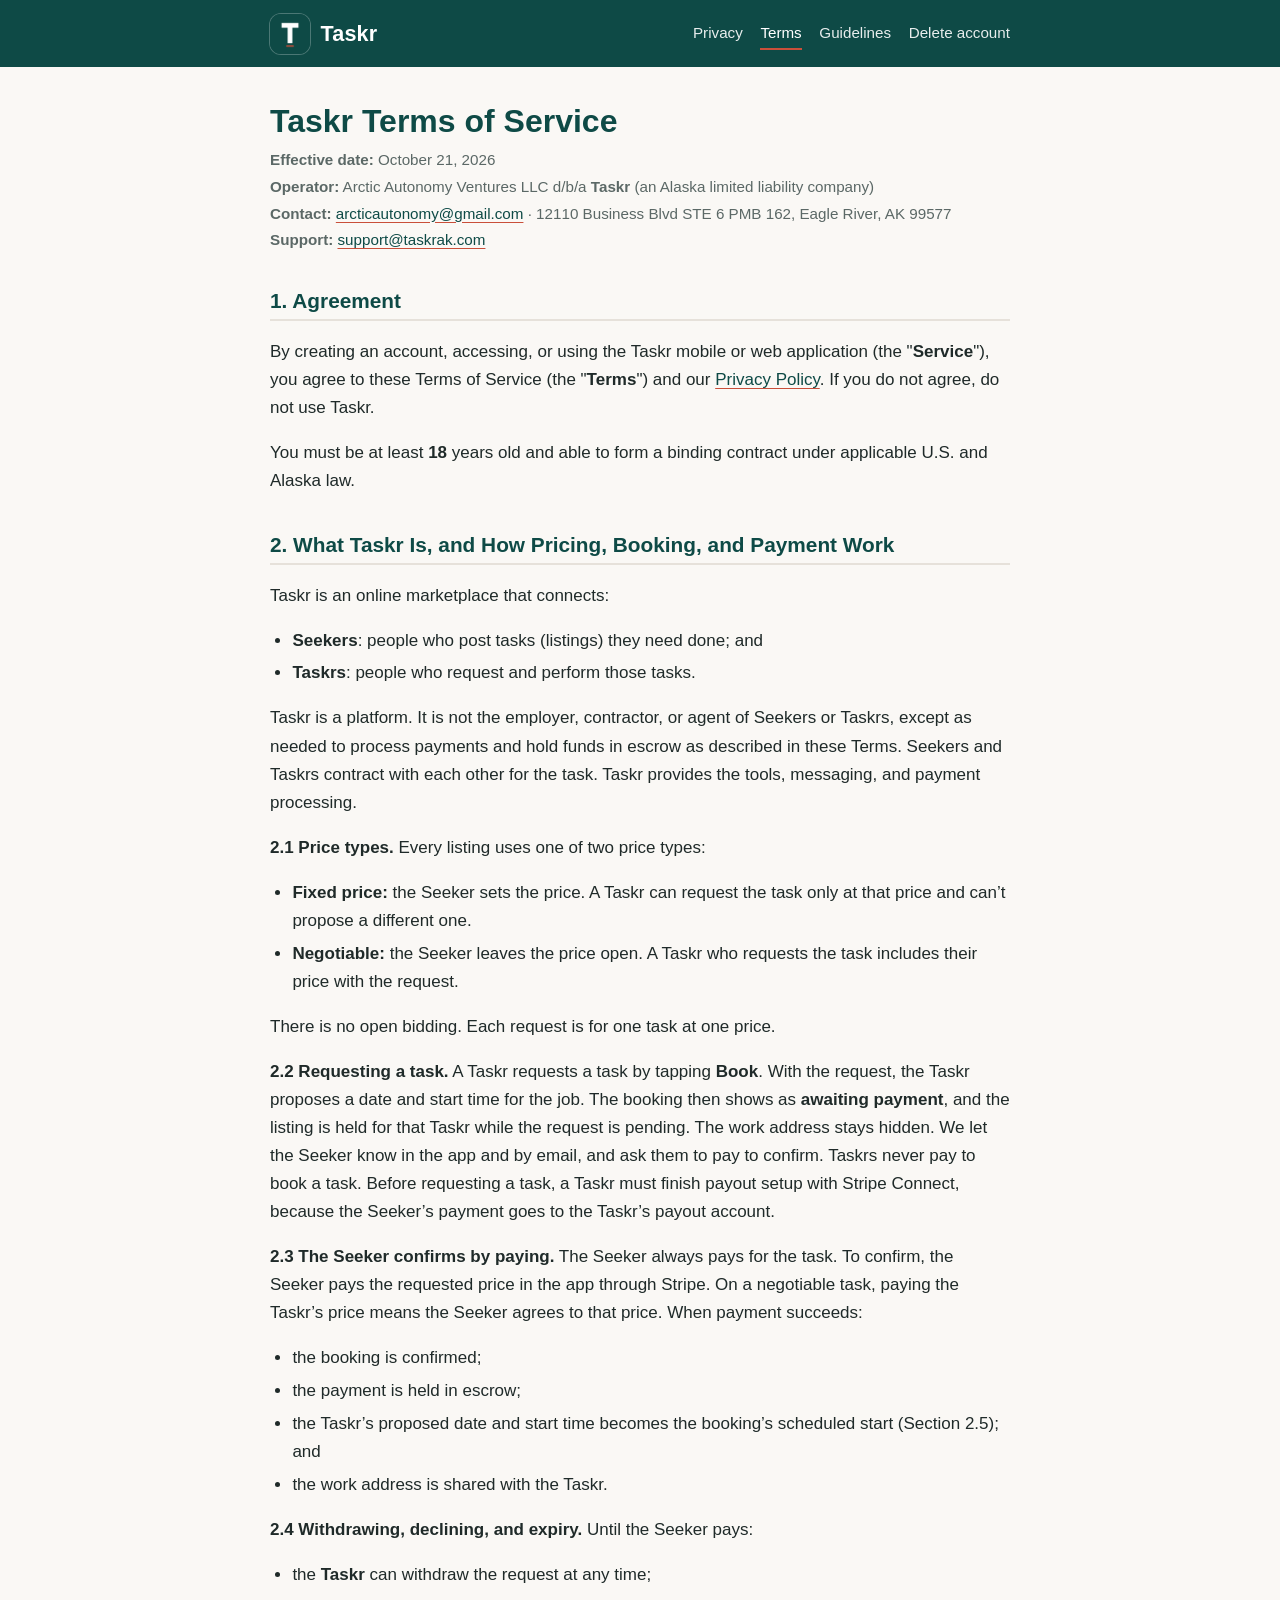
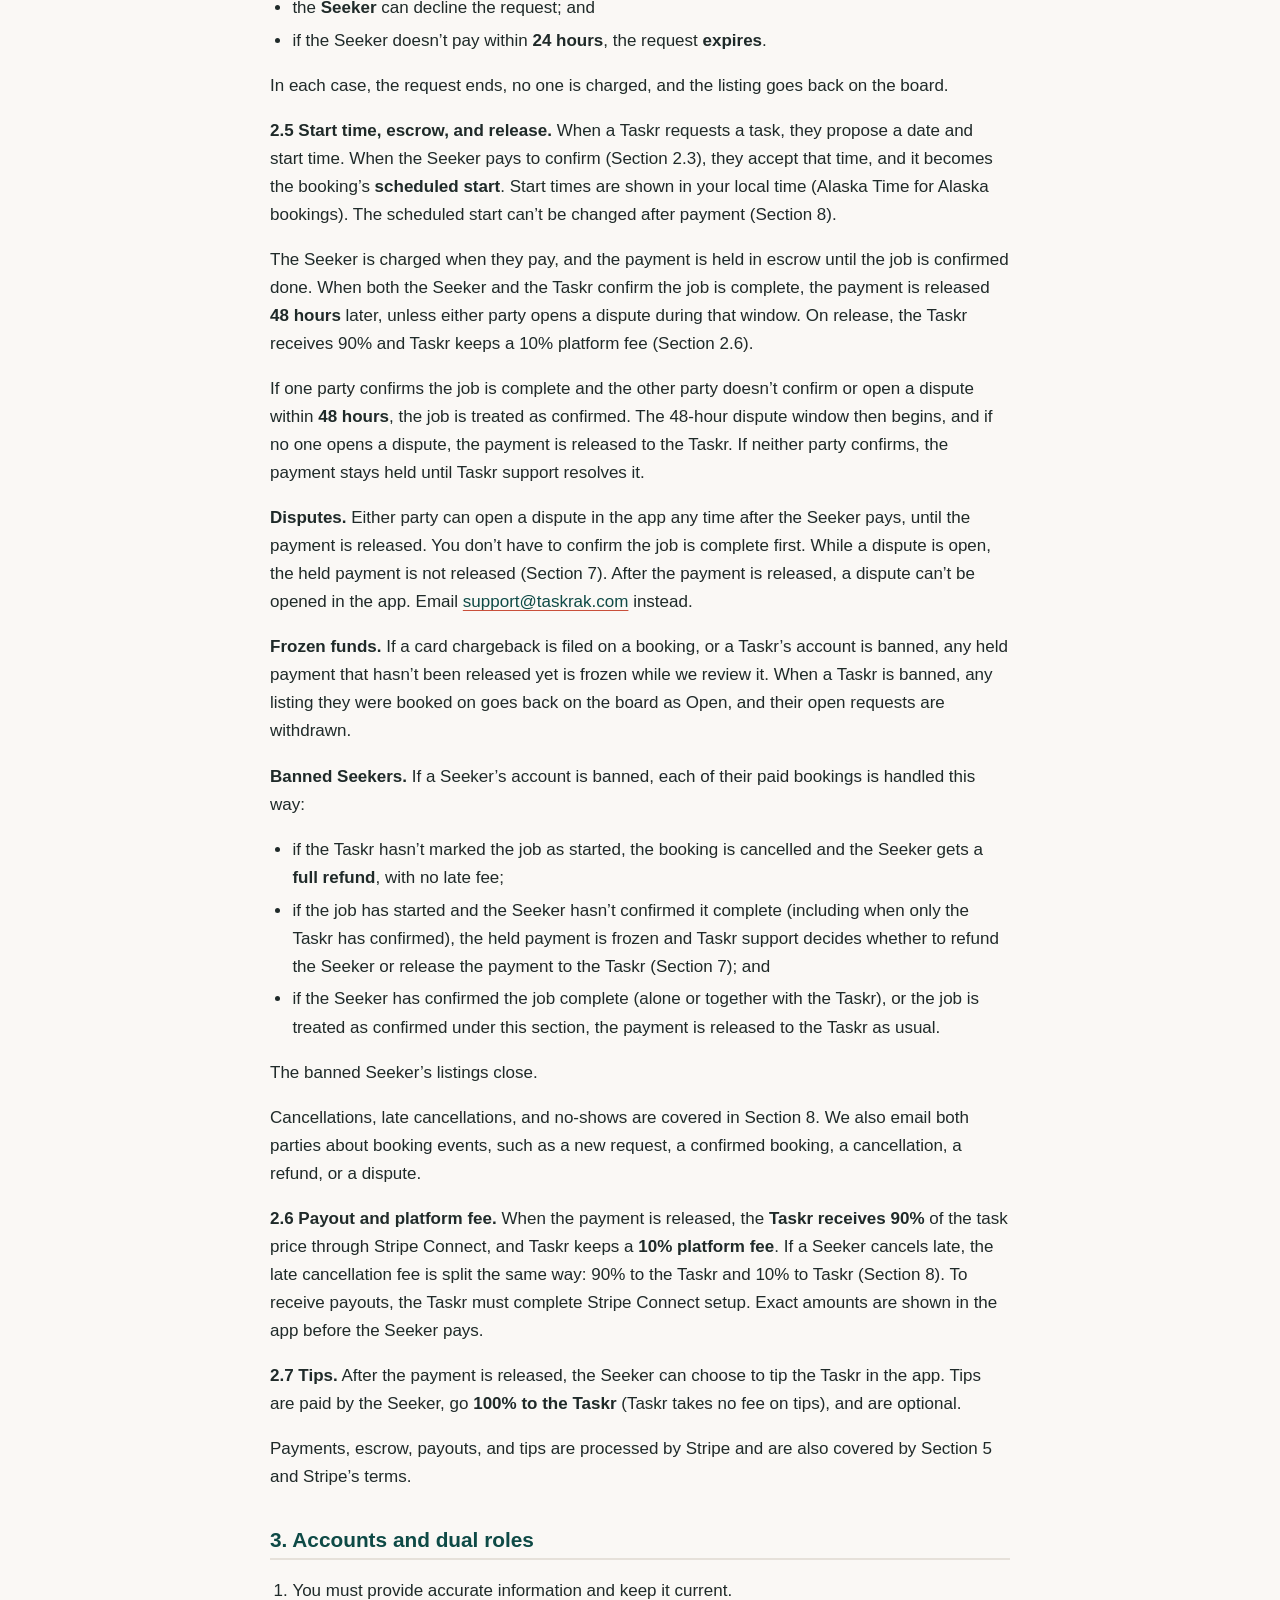
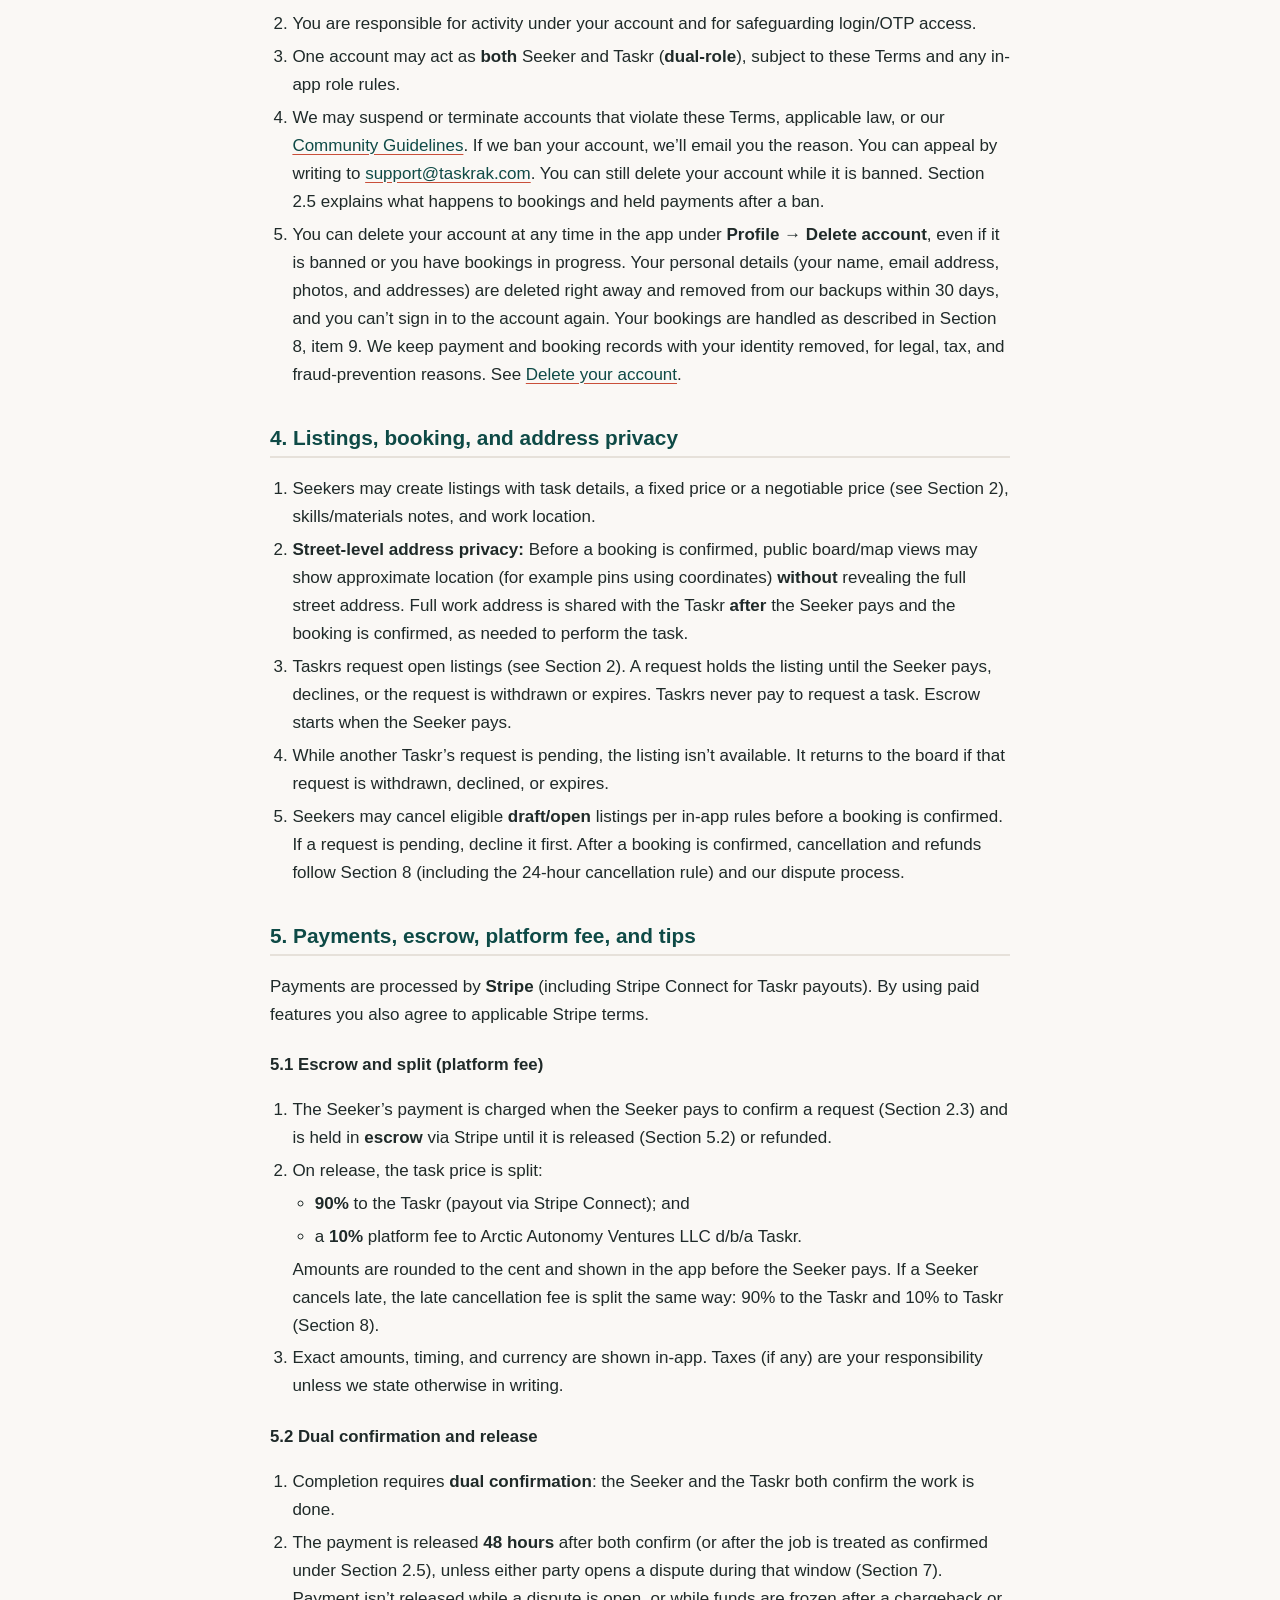
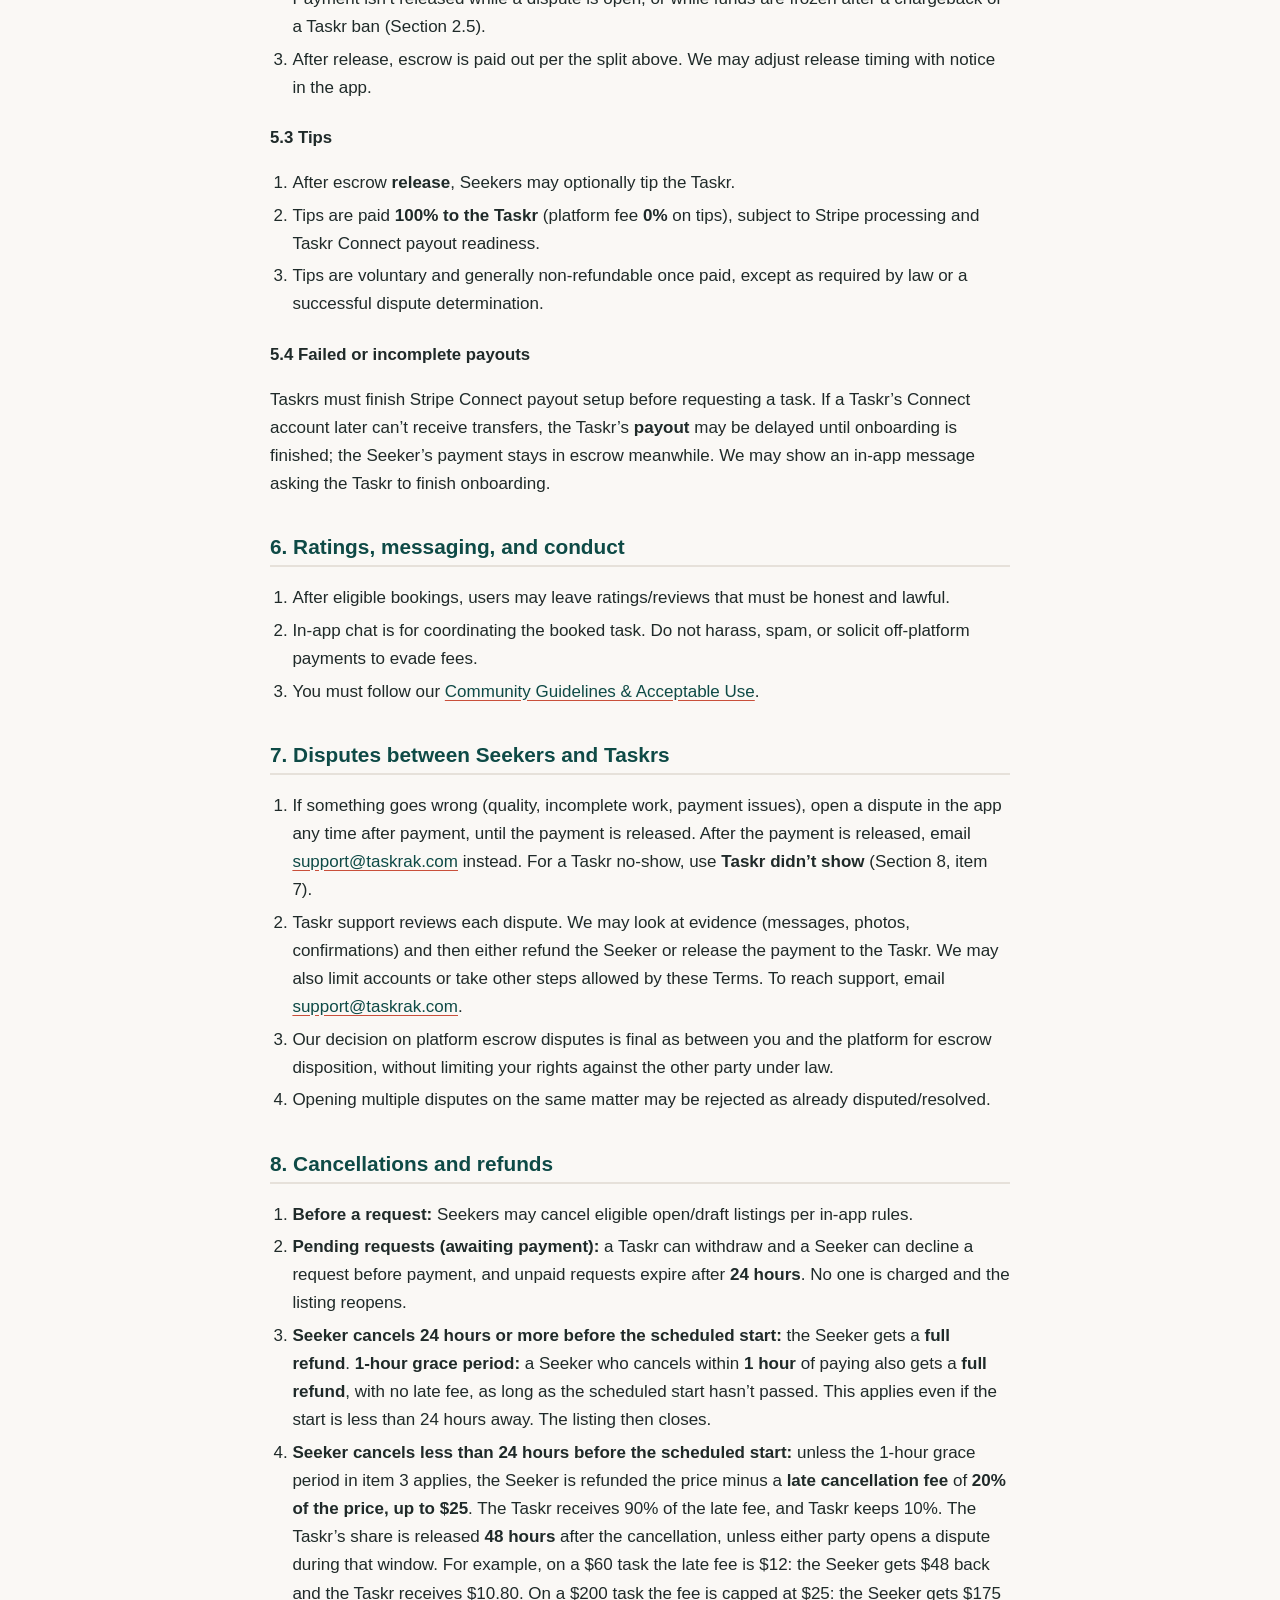
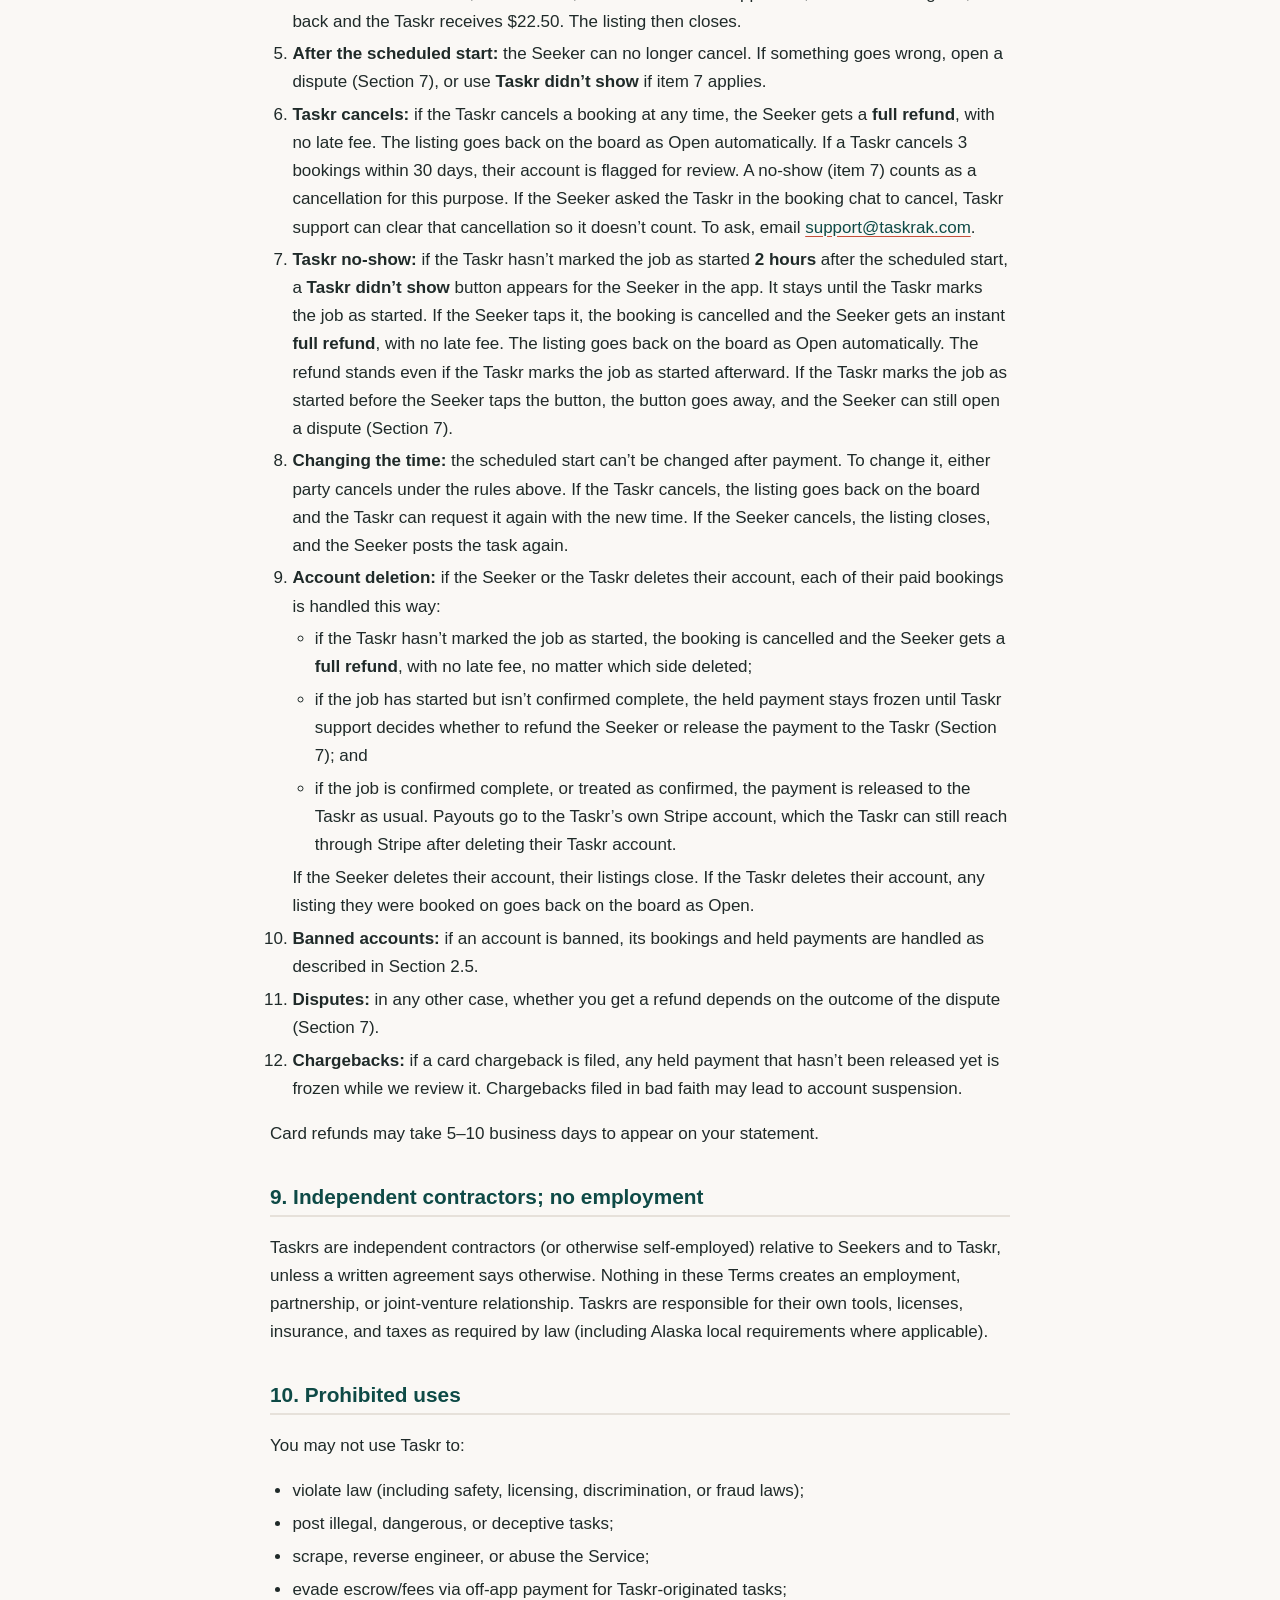
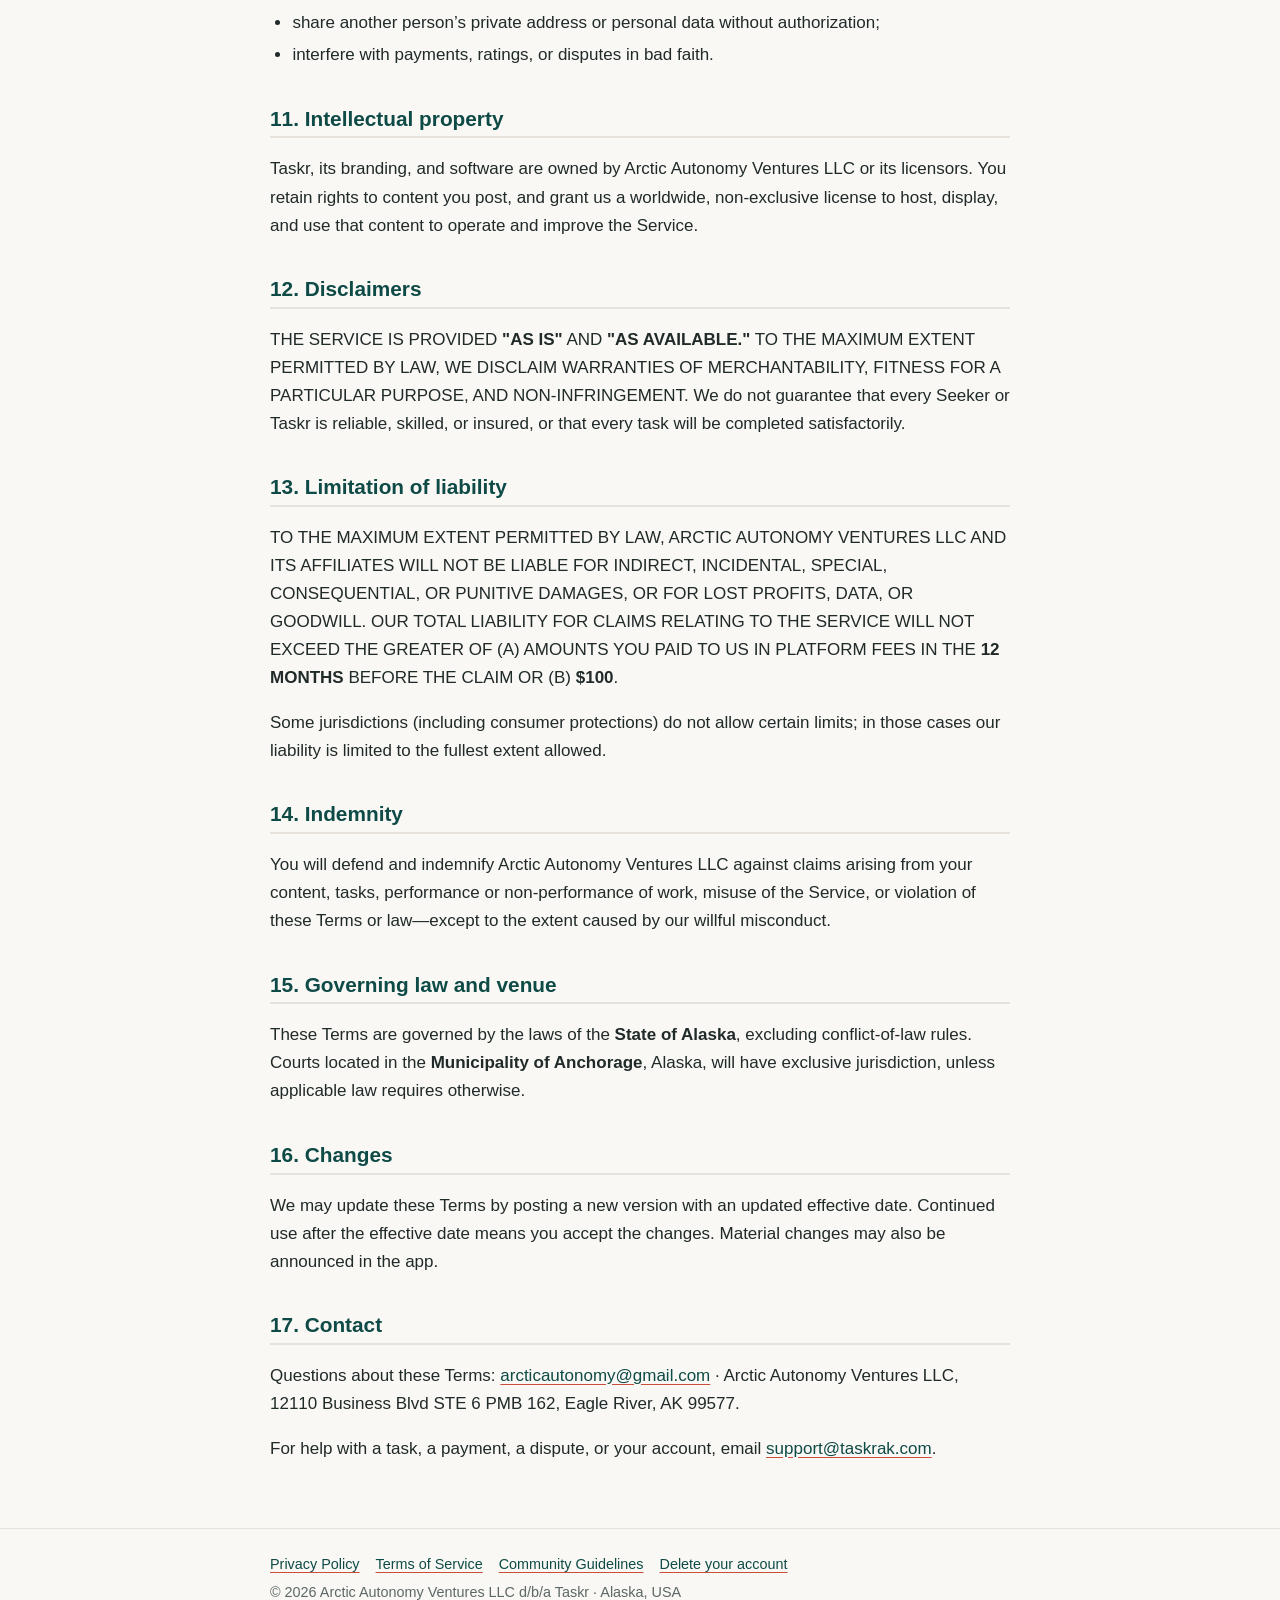
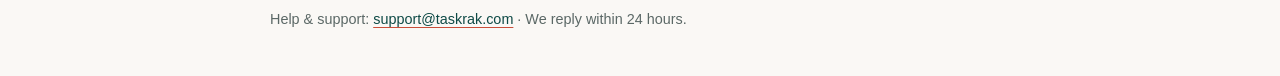
<file: terms/index.html>
<!doctype html>
<html lang="en">
<head>
<meta charset="utf-8">
<meta name="viewport" content="width=device-width, initial-scale=1">
<title>Terms of Service | Taskr</title>
<meta name="description" content="Taskr Terms of Service.">
<link rel="canonical" href="https://taskrak.com/terms">
<meta name="theme-color" content="#0E4A46">
<link rel="icon" href="../favicon.ico" sizes="any">
<link rel="icon" type="image/png" sizes="32x32" href="../assets/favicon-32.png">
<link rel="apple-touch-icon" href="../assets/apple-touch-icon.png">
<link rel="stylesheet" href="../assets/style.css">
</head>
<body>
<a class="skip" href="#main">Skip to content</a>
<header class="site-header">
  <div class="wrap">
    <a class="brand" href="../"><img src="../assets/logo-96.png" alt="" width="40" height="40">Taskr</a>
    <nav class="site-nav" aria-label="Site"><a href="../privacy/">Privacy</a><a href="../terms/" aria-current="page">Terms</a><a href="../guidelines/">Guidelines</a><a href="../delete-account/">Delete account</a></nav>
  </div>
</header>
<main id="main">
  <div class="wrap">

<h1>Taskr Terms of Service</h1>
<div class="meta">
  <p><strong>Effective date:</strong> October 21, 2026</p>
  <p><strong>Operator:</strong> Arctic Autonomy Ventures LLC d/b/a <strong>Taskr</strong> (an Alaska limited liability company)</p>
  <p><strong>Contact:</strong> <a href="mailto:arcticautonomy@gmail.com">arcticautonomy@gmail.com</a> &middot; 12110 Business Blvd STE 6 PMB 162, Eagle River, AK 99577</p>
  <p><strong>Support:</strong> <a href="mailto:support@taskrak.com">support@taskrak.com</a></p>
</div>

<h2>1. Agreement</h2>
<p>By creating an account, accessing, or using the Taskr mobile or web application (the "<strong>Service</strong>"), you agree to these Terms of Service (the "<strong>Terms</strong>") and our <a href="../privacy/">Privacy Policy</a>. If you do not agree, do not use Taskr.</p>
<p>You must be at least <strong>18</strong> years old and able to form a binding contract under applicable U.S. and Alaska law.</p>

<h2>2. What Taskr Is, and How Pricing, Booking, and Payment Work</h2>
<p>Taskr is an online marketplace that connects:</p>
<ul>
  <li><strong>Seekers</strong>: people who post tasks (listings) they need done; and</li>
  <li><strong>Taskrs</strong>: people who request and perform those tasks.</li>
</ul>
<p>Taskr is a platform. It is not the employer, contractor, or agent of Seekers or Taskrs, except as needed to process payments and hold funds in escrow as described in these Terms. Seekers and Taskrs contract with each other for the task. Taskr provides the tools, messaging, and payment processing.</p>
<p><strong>2.1 Price types.</strong> Every listing uses one of two price types:</p>
<ul>
  <li><strong>Fixed price:</strong> the Seeker sets the price. A Taskr can request the task only at that price and can&rsquo;t propose a different one.</li>
  <li><strong>Negotiable:</strong> the Seeker leaves the price open. A Taskr who requests the task includes their price with the request.</li>
</ul>
<p>There is no open bidding. Each request is for one task at one price.</p>
<p><strong>2.2 Requesting a task.</strong> A Taskr requests a task by tapping <strong>Book</strong>. With the request, the Taskr proposes a date and start time for the job. The booking then shows as <strong>awaiting payment</strong>, and the listing is held for that Taskr while the request is pending. The work address stays hidden. We let the Seeker know in the app and by email, and ask them to pay to confirm. Taskrs never pay to book a task. Before requesting a task, a Taskr must finish payout setup with Stripe Connect, because the Seeker&rsquo;s payment goes to the Taskr&rsquo;s payout account.</p>
<p><strong>2.3 The Seeker confirms by paying.</strong> The Seeker always pays for the task. To confirm, the Seeker pays the requested price in the app through Stripe. On a negotiable task, paying the Taskr&rsquo;s price means the Seeker agrees to that price. When payment succeeds:</p>
<ul>
  <li>the booking is confirmed;</li>
  <li>the payment is held in escrow;</li>
  <li>the Taskr&rsquo;s proposed date and start time becomes the booking&rsquo;s scheduled start (Section 2.5); and</li>
  <li>the work address is shared with the Taskr.</li>
</ul>
<p><strong>2.4 Withdrawing, declining, and expiry.</strong> Until the Seeker pays:</p>
<ul>
  <li>the <strong>Taskr</strong> can withdraw the request at any time;</li>
  <li>the <strong>Seeker</strong> can decline the request; and</li>
  <li>if the Seeker doesn&rsquo;t pay within <strong>24 hours</strong>, the request <strong>expires</strong>.</li>
</ul>
<p>In each case, the request ends, no one is charged, and the listing goes back on the board.</p>
<p><strong>2.5 Start time, escrow, and release.</strong> When a Taskr requests a task, they propose a date and start time. When the Seeker pays to confirm (Section 2.3), they accept that time, and it becomes the booking&rsquo;s <strong>scheduled start</strong>. Start times are shown in your local time (Alaska Time for Alaska bookings). The scheduled start can&rsquo;t be changed after payment (Section 8).</p>
<p>The Seeker is charged when they pay, and the payment is held in escrow until the job is confirmed done. When both the Seeker and the Taskr confirm the job is complete, the payment is released <strong>48 hours</strong> later, unless either party opens a dispute during that window. On release, the Taskr receives 90% and Taskr keeps a 10% platform fee (Section 2.6).</p>
<p>If one party confirms the job is complete and the other party doesn&rsquo;t confirm or open a dispute within <strong>48 hours</strong>, the job is treated as confirmed. The 48-hour dispute window then begins, and if no one opens a dispute, the payment is released to the Taskr. If neither party confirms, the payment stays held until Taskr support resolves it.</p>
<p><strong>Disputes.</strong> Either party can open a dispute in the app any time after the Seeker pays, until the payment is released. You don&rsquo;t have to confirm the job is complete first. While a dispute is open, the held payment is not released (Section 7). After the payment is released, a dispute can&rsquo;t be opened in the app. Email <a href="mailto:support@taskrak.com">support@taskrak.com</a> instead.</p>
<p><strong>Frozen funds.</strong> If a card chargeback is filed on a booking, or a Taskr&rsquo;s account is banned, any held payment that hasn&rsquo;t been released yet is frozen while we review it. When a Taskr is banned, any listing they were booked on goes back on the board as Open, and their open requests are withdrawn.</p>
<p><strong>Banned Seekers.</strong> If a Seeker&rsquo;s account is banned, each of their paid bookings is handled this way:</p>
<ul>
  <li>if the Taskr hasn&rsquo;t marked the job as started, the booking is cancelled and the Seeker gets a <strong>full refund</strong>, with no late fee;</li>
  <li>if the job has started and the Seeker hasn&rsquo;t confirmed it complete (including when only the Taskr has confirmed), the held payment is frozen and Taskr support decides whether to refund the Seeker or release the payment to the Taskr (Section 7); and</li>
  <li>if the Seeker has confirmed the job complete (alone or together with the Taskr), or the job is treated as confirmed under this section, the payment is released to the Taskr as usual.</li>
</ul>
<p>The banned Seeker&rsquo;s listings close.</p>
<p>Cancellations, late cancellations, and no-shows are covered in Section 8. We also email both parties about booking events, such as a new request, a confirmed booking, a cancellation, a refund, or a dispute.</p>
<p><strong>2.6 Payout and platform fee.</strong> When the payment is released, the <strong>Taskr receives 90%</strong> of the task price through Stripe Connect, and Taskr keeps a <strong>10% platform fee</strong>. If a Seeker cancels late, the late cancellation fee is split the same way: 90% to the Taskr and 10% to Taskr (Section 8). To receive payouts, the Taskr must complete Stripe Connect setup. Exact amounts are shown in the app before the Seeker pays.</p>
<p><strong>2.7 Tips.</strong> After the payment is released, the Seeker can choose to tip the Taskr in the app. Tips are paid by the Seeker, go <strong>100% to the Taskr</strong> (Taskr takes no fee on tips), and are optional.</p>
<p>Payments, escrow, payouts, and tips are processed by Stripe and are also covered by Section 5 and Stripe&rsquo;s terms.</p>

<h2>3. Accounts and dual roles</h2>
<ol>
  <li>You must provide accurate information and keep it current.</li>
  <li>You are responsible for activity under your account and for safeguarding login/OTP access.</li>
  <li>One account may act as <strong>both</strong> Seeker and Taskr (<strong>dual-role</strong>), subject to these Terms and any in-app role rules.</li>
  <li>We may suspend or terminate accounts that violate these Terms, applicable law, or our <a href="../guidelines/">Community Guidelines</a>. If we ban your account, we&rsquo;ll email you the reason. You can appeal by writing to <a href="mailto:support@taskrak.com">support@taskrak.com</a>. You can still delete your account while it is banned. Section 2.5 explains what happens to bookings and held payments after a ban.</li>
  <li>You can delete your account at any time in the app under <strong>Profile &rarr; Delete account</strong>, even if it is banned or you have bookings in progress. Your personal details (your name, email address, photos, and addresses) are deleted right away and removed from our backups within 30 days, and you can&rsquo;t sign in to the account again. Your bookings are handled as described in Section 8, item 9. We keep payment and booking records with your identity removed, for legal, tax, and fraud-prevention reasons. See <a href="../delete-account/">Delete your account</a>.</li>
</ol>

<h2>4. Listings, booking, and address privacy</h2>
<ol>
  <li>Seekers may create listings with task details, a fixed price or a negotiable price (see Section 2), skills/materials notes, and work location.</li>
  <li><strong>Street-level address privacy:</strong> Before a booking is confirmed, public board/map views may show approximate location (for example pins using coordinates) <strong>without</strong> revealing the full street address. Full work address is shared with the Taskr <strong>after</strong> the Seeker pays and the booking is confirmed, as needed to perform the task.</li>
  <li>Taskrs request open listings (see Section 2). A request holds the listing until the Seeker pays, declines, or the request is withdrawn or expires. Taskrs never pay to request a task. Escrow starts when the Seeker pays.</li>
  <li>While another Taskr&rsquo;s request is pending, the listing isn&rsquo;t available. It returns to the board if that request is withdrawn, declined, or expires.</li>
  <li>Seekers may cancel eligible <strong>draft/open</strong> listings per in-app rules before a booking is confirmed. If a request is pending, decline it first. After a booking is confirmed, cancellation and refunds follow Section 8 (including the 24-hour cancellation rule) and our dispute process.</li>
</ol>

<h2>5. Payments, escrow, platform fee, and tips</h2>
<p>Payments are processed by <strong>Stripe</strong> (including Stripe Connect for Taskr payouts). By using paid features you also agree to applicable Stripe terms.</p>
<h3>5.1 Escrow and split (platform fee)</h3>
<ol>
  <li>The Seeker&rsquo;s payment is charged when the Seeker pays to confirm a request (Section 2.3) and is held in <strong>escrow</strong> via Stripe until it is released (Section 5.2) or refunded.</li>
  <li>On release, the task price is split:
    <ul>
      <li><strong>90%</strong> to the Taskr (payout via Stripe Connect); and</li>
      <li>a <strong>10%</strong> platform fee to Arctic Autonomy Ventures LLC d/b/a Taskr.</li>
    </ul>
    Amounts are rounded to the cent and shown in the app before the Seeker pays. If a Seeker cancels late, the late cancellation fee is split the same way: 90% to the Taskr and 10% to Taskr (Section 8).
  </li>
  <li>Exact amounts, timing, and currency are shown in-app. Taxes (if any) are your responsibility unless we state otherwise in writing.</li>
</ol>
<h3>5.2 Dual confirmation and release</h3>
<ol>
  <li>Completion requires <strong>dual confirmation</strong>: the Seeker and the Taskr both confirm the work is done.</li>
  <li>The payment is released <strong>48 hours</strong> after both confirm (or after the job is treated as confirmed under Section 2.5), unless either party opens a dispute during that window (Section 7). Payment isn&rsquo;t released while a dispute is open, or while funds are frozen after a chargeback or a Taskr ban (Section 2.5).</li>
  <li>After release, escrow is paid out per the split above. We may adjust release timing with notice in the app.</li>
</ol>
<h3>5.3 Tips</h3>
<ol>
  <li>After escrow <strong>release</strong>, Seekers may optionally tip the Taskr.</li>
  <li>Tips are paid <strong>100% to the Taskr</strong> (platform fee <strong>0%</strong> on tips), subject to Stripe processing and Taskr Connect payout readiness.</li>
  <li>Tips are voluntary and generally non-refundable once paid, except as required by law or a successful dispute determination.</li>
</ol>
<h3>5.4 Failed or incomplete payouts</h3>
<p>Taskrs must finish Stripe Connect payout setup before requesting a task. If a Taskr&rsquo;s Connect account later can&rsquo;t receive transfers, the Taskr&rsquo;s <strong>payout</strong> may be delayed until onboarding is finished; the Seeker&rsquo;s payment stays in escrow meanwhile. We may show an in-app message asking the Taskr to finish onboarding.</p>

<h2>6. Ratings, messaging, and conduct</h2>
<ol>
  <li>After eligible bookings, users may leave ratings/reviews that must be honest and lawful.</li>
  <li>In-app chat is for coordinating the booked task. Do not harass, spam, or solicit off-platform payments to evade fees.</li>
  <li>You must follow our <a href="../guidelines/">Community Guidelines &amp; Acceptable Use</a>.</li>
</ol>

<h2>7. Disputes between Seekers and Taskrs</h2>
<ol>
  <li>If something goes wrong (quality, incomplete work, payment issues), open a dispute in the app any time after payment, until the payment is released. After the payment is released, email <a href="mailto:support@taskrak.com">support@taskrak.com</a> instead. For a Taskr no-show, use <strong>Taskr didn&rsquo;t show</strong> (Section 8, item 7).</li>
  <li>Taskr support reviews each dispute. We may look at evidence (messages, photos, confirmations) and then either refund the Seeker or release the payment to the Taskr. We may also limit accounts or take other steps allowed by these Terms. To reach support, email <a href="mailto:support@taskrak.com">support@taskrak.com</a>.</li>
  <li>Our decision on platform escrow disputes is final as between you and the platform for escrow disposition, without limiting your rights against the other party under law.</li>
  <li>Opening multiple disputes on the same matter may be rejected as already disputed/resolved.</li>
</ol>

<h2>8. Cancellations and refunds</h2>
<ol>
  <li><strong>Before a request:</strong> Seekers may cancel eligible open/draft listings per in-app rules.</li>
  <li><strong>Pending requests (awaiting payment):</strong> a Taskr can withdraw and a Seeker can decline a request before payment, and unpaid requests expire after <strong>24 hours</strong>. No one is charged and the listing reopens.</li>
  <li><strong>Seeker cancels 24 hours or more before the scheduled start:</strong> the Seeker gets a <strong>full refund</strong>. <strong>1-hour grace period:</strong> a Seeker who cancels within <strong>1 hour</strong> of paying also gets a <strong>full refund</strong>, with no late fee, as long as the scheduled start hasn&rsquo;t passed. This applies even if the start is less than 24 hours away. The listing then closes.</li>
  <li><strong>Seeker cancels less than 24 hours before the scheduled start:</strong> unless the 1-hour grace period in item 3 applies, the Seeker is refunded the price minus a <strong>late cancellation fee</strong> of <strong>20% of the price, up to $25</strong>. The Taskr receives 90% of the late fee, and Taskr keeps 10%. The Taskr&rsquo;s share is released <strong>48 hours</strong> after the cancellation, unless either party opens a dispute during that window. For example, on a $60 task the late fee is $12: the Seeker gets $48 back and the Taskr receives $10.80. On a $200 task the fee is capped at $25: the Seeker gets $175 back and the Taskr receives $22.50. The listing then closes.</li>
  <li><strong>After the scheduled start:</strong> the Seeker can no longer cancel. If something goes wrong, open a dispute (Section 7), or use <strong>Taskr didn&rsquo;t show</strong> if item 7 applies.</li>
  <li><strong>Taskr cancels:</strong> if the Taskr cancels a booking at any time, the Seeker gets a <strong>full refund</strong>, with no late fee. The listing goes back on the board as Open automatically. If a Taskr cancels 3 bookings within 30 days, their account is flagged for review. A no-show (item 7) counts as a cancellation for this purpose. If the Seeker asked the Taskr in the booking chat to cancel, Taskr support can clear that cancellation so it doesn&rsquo;t count. To ask, email <a href="mailto:support@taskrak.com">support@taskrak.com</a>.</li>
  <li><strong>Taskr no-show:</strong> if the Taskr hasn&rsquo;t marked the job as started <strong>2 hours</strong> after the scheduled start, a <strong>Taskr didn&rsquo;t show</strong> button appears for the Seeker in the app. It stays until the Taskr marks the job as started. If the Seeker taps it, the booking is cancelled and the Seeker gets an instant <strong>full refund</strong>, with no late fee. The listing goes back on the board as Open automatically. The refund stands even if the Taskr marks the job as started afterward. If the Taskr marks the job as started before the Seeker taps the button, the button goes away, and the Seeker can still open a dispute (Section 7).</li>
  <li><strong>Changing the time:</strong> the scheduled start can&rsquo;t be changed after payment. To change it, either party cancels under the rules above. If the Taskr cancels, the listing goes back on the board and the Taskr can request it again with the new time. If the Seeker cancels, the listing closes, and the Seeker posts the task again.</li>
  <li><strong>Account deletion:</strong> if the Seeker or the Taskr deletes their account, each of their paid bookings is handled this way:
    <ul>
      <li>if the Taskr hasn&rsquo;t marked the job as started, the booking is cancelled and the Seeker gets a <strong>full refund</strong>, with no late fee, no matter which side deleted;</li>
      <li>if the job has started but isn&rsquo;t confirmed complete, the held payment stays frozen until Taskr support decides whether to refund the Seeker or release the payment to the Taskr (Section 7); and</li>
      <li>if the job is confirmed complete, or treated as confirmed, the payment is released to the Taskr as usual. Payouts go to the Taskr&rsquo;s own Stripe account, which the Taskr can still reach through Stripe after deleting their Taskr account.</li>
    </ul>
    If the Seeker deletes their account, their listings close. If the Taskr deletes their account, any listing they were booked on goes back on the board as Open.
  </li>
  <li><strong>Banned accounts:</strong> if an account is banned, its bookings and held payments are handled as described in Section 2.5.</li>
  <li><strong>Disputes:</strong> in any other case, whether you get a refund depends on the outcome of the dispute (Section 7).</li>
  <li><strong>Chargebacks:</strong> if a card chargeback is filed, any held payment that hasn&rsquo;t been released yet is frozen while we review it. Chargebacks filed in bad faith may lead to account suspension.</li>
</ol>
<p>Card refunds may take 5&ndash;10 business days to appear on your statement.</p>

<h2>9. Independent contractors; no employment</h2>
<p>Taskrs are independent contractors (or otherwise self-employed) relative to Seekers and to Taskr, unless a written agreement says otherwise. Nothing in these Terms creates an employment, partnership, or joint-venture relationship. Taskrs are responsible for their own tools, licenses, insurance, and taxes as required by law (including Alaska local requirements where applicable).</p>

<h2>10. Prohibited uses</h2>
<p>You may not use Taskr to:</p>
<ul>
  <li>violate law (including safety, licensing, discrimination, or fraud laws);</li>
  <li>post illegal, dangerous, or deceptive tasks;</li>
  <li>scrape, reverse engineer, or abuse the Service;</li>
  <li>evade escrow/fees via off-app payment for Taskr-originated tasks;</li>
  <li>share another person&rsquo;s private address or personal data without authorization;</li>
  <li>interfere with payments, ratings, or disputes in bad faith.</li>
</ul>

<h2>11. Intellectual property</h2>
<p>Taskr, its branding, and software are owned by Arctic Autonomy Ventures LLC or its licensors. You retain rights to content you post, and grant us a worldwide, non-exclusive license to host, display, and use that content to operate and improve the Service.</p>

<h2>12. Disclaimers</h2>
<p>THE SERVICE IS PROVIDED <strong>"AS IS"</strong> AND <strong>"AS AVAILABLE."</strong> TO THE MAXIMUM EXTENT PERMITTED BY LAW, WE DISCLAIM WARRANTIES OF MERCHANTABILITY, FITNESS FOR A PARTICULAR PURPOSE, AND NON-INFRINGEMENT. We do not guarantee that every Seeker or Taskr is reliable, skilled, or insured, or that every task will be completed satisfactorily.</p>

<h2>13. Limitation of liability</h2>
<p>TO THE MAXIMUM EXTENT PERMITTED BY LAW, ARCTIC AUTONOMY VENTURES LLC AND ITS AFFILIATES WILL NOT BE LIABLE FOR INDIRECT, INCIDENTAL, SPECIAL, CONSEQUENTIAL, OR PUNITIVE DAMAGES, OR FOR LOST PROFITS, DATA, OR GOODWILL. OUR TOTAL LIABILITY FOR CLAIMS RELATING TO THE SERVICE WILL NOT EXCEED THE GREATER OF (A) AMOUNTS YOU PAID TO US IN PLATFORM FEES IN THE <strong>12 MONTHS</strong> BEFORE THE CLAIM OR (B) <strong>$100</strong>.</p>
<p>Some jurisdictions (including consumer protections) do not allow certain limits; in those cases our liability is limited to the fullest extent allowed.</p>

<h2>14. Indemnity</h2>
<p>You will defend and indemnify Arctic Autonomy Ventures LLC against claims arising from your content, tasks, performance or non-performance of work, misuse of the Service, or violation of these Terms or law&mdash;except to the extent caused by our willful misconduct.</p>

<h2>15. Governing law and venue</h2>
<p>These Terms are governed by the laws of the <strong>State of Alaska</strong>, excluding conflict-of-law rules. Courts located in the <strong>Municipality of Anchorage</strong>, Alaska, will have exclusive jurisdiction, unless applicable law requires otherwise.</p>

<h2>16. Changes</h2>
<p>We may update these Terms by posting a new version with an updated effective date. Continued use after the effective date means you accept the changes. Material changes may also be announced in the app.</p>

<h2>17. Contact</h2>
<p>Questions about these Terms: <a href="mailto:arcticautonomy@gmail.com">arcticautonomy@gmail.com</a> &middot; Arctic Autonomy Ventures LLC, 12110 Business Blvd STE 6 PMB 162, Eagle River, AK 99577.</p>
<p>For help with a task, a payment, a dispute, or your account, email <a href="mailto:support@taskrak.com">support@taskrak.com</a>.</p>

  </div>
</main>
<footer class="site-footer">
  <div class="wrap">
    <nav aria-label="Footer"><a href="../privacy/">Privacy Policy</a><a href="../terms/">Terms of Service</a><a href="../guidelines/">Community Guidelines</a><a href="../delete-account/">Delete your account</a></nav>
    <p>&copy; 2026 Arctic Autonomy Ventures LLC d/b/a Taskr &middot; Alaska, USA</p>
    <p>Help &amp; support: <a href="mailto:support@taskrak.com">support@taskrak.com</a> &middot; We reply within 24 hours.</p>
  </div>
</footer>
</body>
</html>
</file>
<file: assets/style.css>
:root{
  --teal:#0E4A46; --teal-dark:#0a3835; --coral:#C94F3A;
  --ink:#1f2a29; --muted:#5b6866; --bg:#faf8f5; --card:#ffffff; --line:#e6e1da;
}
*{box-sizing:border-box}
html{-webkit-text-size-adjust:100%}
body{margin:0;background:var(--bg);color:var(--ink);
  font-family:-apple-system,BlinkMacSystemFont,"Segoe UI",Roboto,"Helvetica Neue",Arial,sans-serif;
  font-size:17px;line-height:1.65}
a{color:var(--teal);text-decoration-color:var(--coral);text-underline-offset:3px}
a:hover{color:var(--coral)}
.skip{position:absolute;left:-999px}
.skip:focus{left:1rem;top:1rem;background:#fff;padding:.5rem 1rem;z-index:10}
.site-header{background:var(--teal);color:#fff}
.site-header .wrap{display:flex;align-items:center;justify-content:space-between;gap:1rem;flex-wrap:wrap;padding-top:.85rem;padding-bottom:.85rem}
.brand{display:flex;align-items:center;gap:.65rem;color:#fff;text-decoration:none;font-weight:700;font-size:1.35rem;letter-spacing:.2px}
.brand:hover{color:#fff}
.brand img{width:40px;height:40px;border-radius:11px;box-shadow:0 0 0 1px rgba(255,255,255,.25)}
.site-nav{display:flex;gap:1.1rem;flex-wrap:wrap}
.site-nav a{color:#fff;text-decoration:none;font-size:.95rem;opacity:.9;padding:.2rem 0;border-bottom:2px solid transparent}
.site-nav a:hover,.site-nav a[aria-current=page]{opacity:1;border-bottom-color:var(--coral)}
.wrap{max-width:780px;margin:0 auto;padding-left:1.25rem;padding-right:1.25rem}
main{padding:2rem 0 3rem}
h1{font-size:2rem;line-height:1.2;margin:.2rem 0 .4rem;color:var(--teal)}
h2{font-size:1.3rem;line-height:1.3;margin:2.2rem 0 .6rem;color:var(--teal);padding-bottom:.3rem;border-bottom:2px solid var(--line)}
h3{font-size:1.05rem;margin:1.4rem 0 .4rem}
h1+.meta{margin-top:0}
.meta{color:var(--muted);font-size:.95rem;margin:.2rem 0 1.5rem}
.meta p{margin:.1rem 0}
ul,ol{padding-left:1.4rem}
li{margin:.3rem 0}
.card{background:var(--card);border:1px solid var(--line);border-radius:14px;padding:1.1rem 1.3rem;margin:1rem 0}
.callout{border-left:4px solid var(--coral)}
.caps{text-transform:none}
.hero{text-align:center;padding:1.5rem 0 1rem}
.hero img{width:112px;height:112px;border-radius:28px;box-shadow:0 6px 20px rgba(14,74,70,.25)}
.hero h1{font-size:2.3rem;margin-top:1rem}
.hero p.lead{font-size:1.15rem;color:var(--muted);max-width:560px;margin:.4rem auto 0}
.links{display:grid;grid-template-columns:repeat(auto-fit,minmax(200px,1fr));gap:1rem;margin:2rem 0}
.links a{display:block;background:var(--card);border:1px solid var(--line);border-radius:14px;padding:1rem 1.2rem;text-decoration:none;color:var(--ink)}
.links a strong{display:block;color:var(--teal);font-size:1.05rem;margin-bottom:.2rem}
.links a span{color:var(--muted);font-size:.93rem}
.links a:hover{border-color:var(--coral)}
.site-footer{border-top:1px solid var(--line);color:var(--muted);font-size:.9rem;padding:1.5rem 0 2.5rem}
.site-footer p{margin:.25rem 0}
.site-footer nav a{margin-right:1rem}
@media (max-width:520px){
  body{font-size:16px}
  h1{font-size:1.65rem}
  .hero h1{font-size:1.9rem}
  .site-nav{gap:.85rem}
}
</file>
